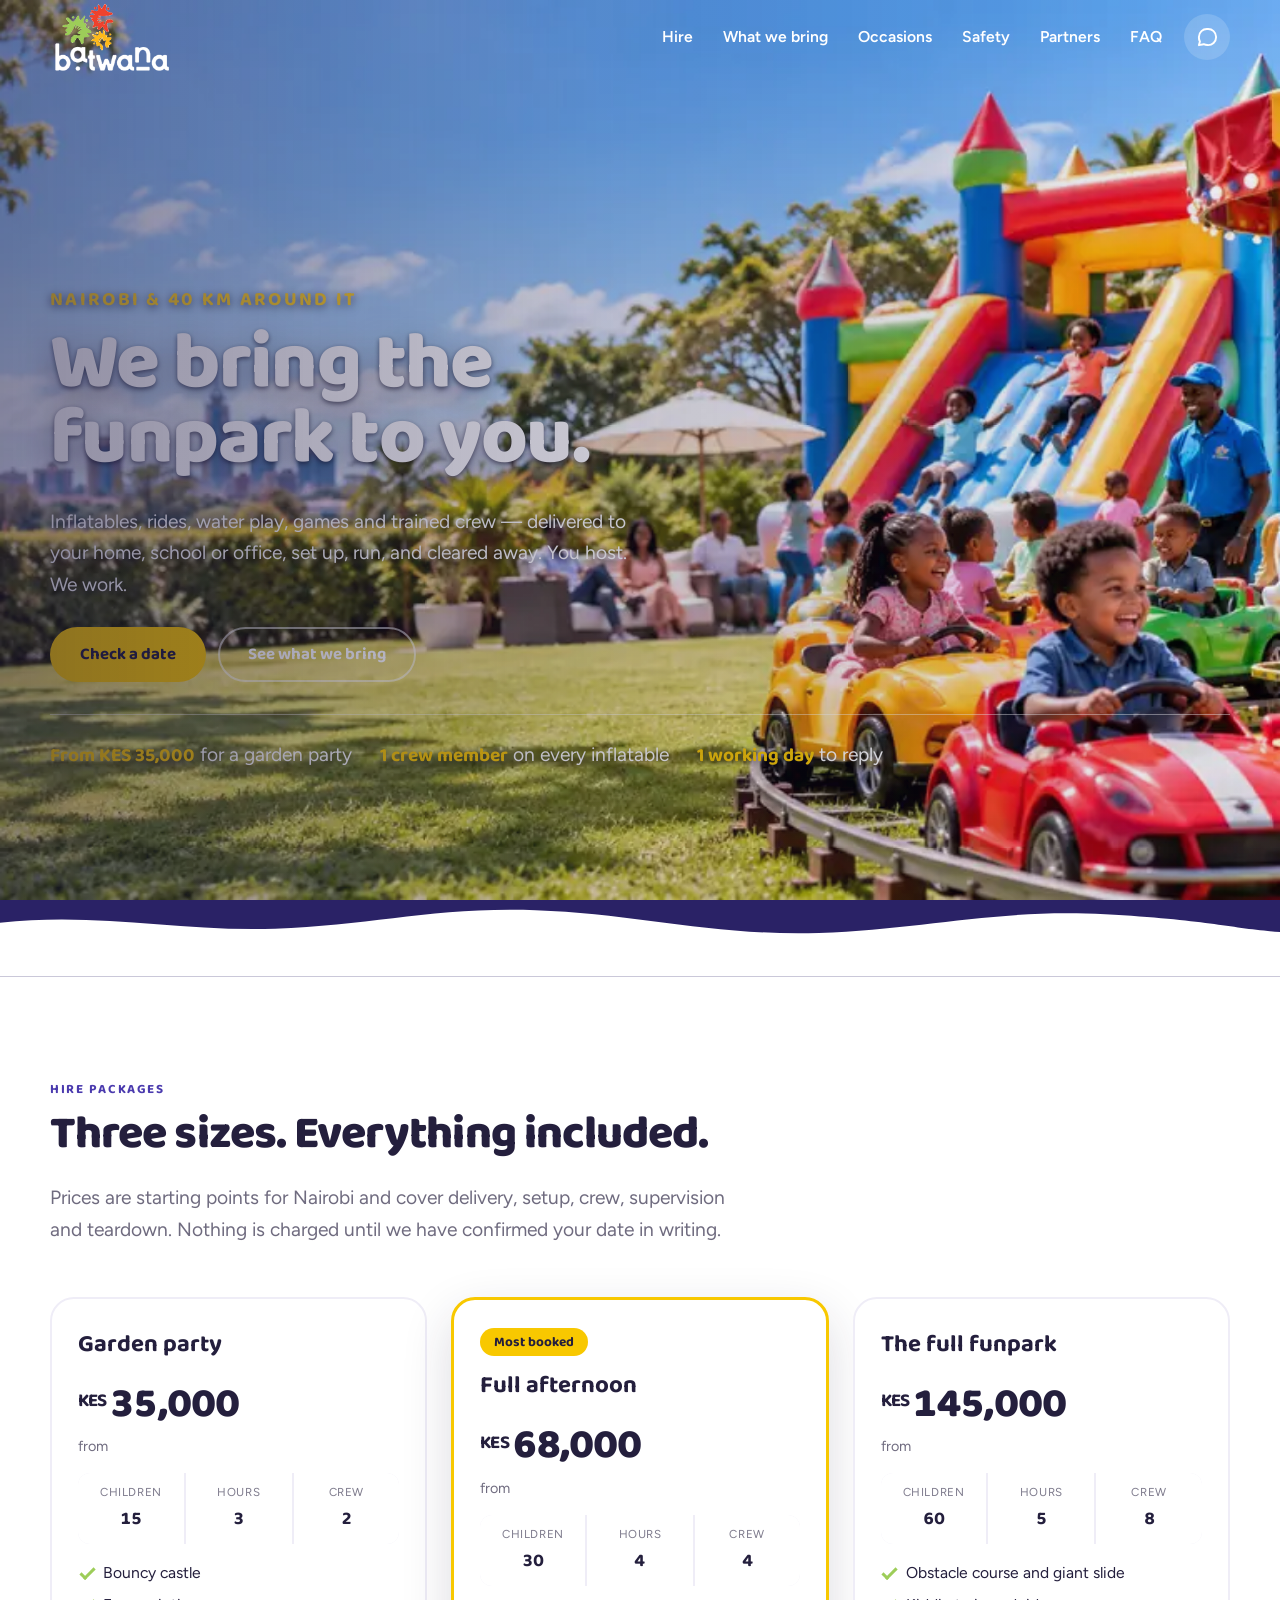
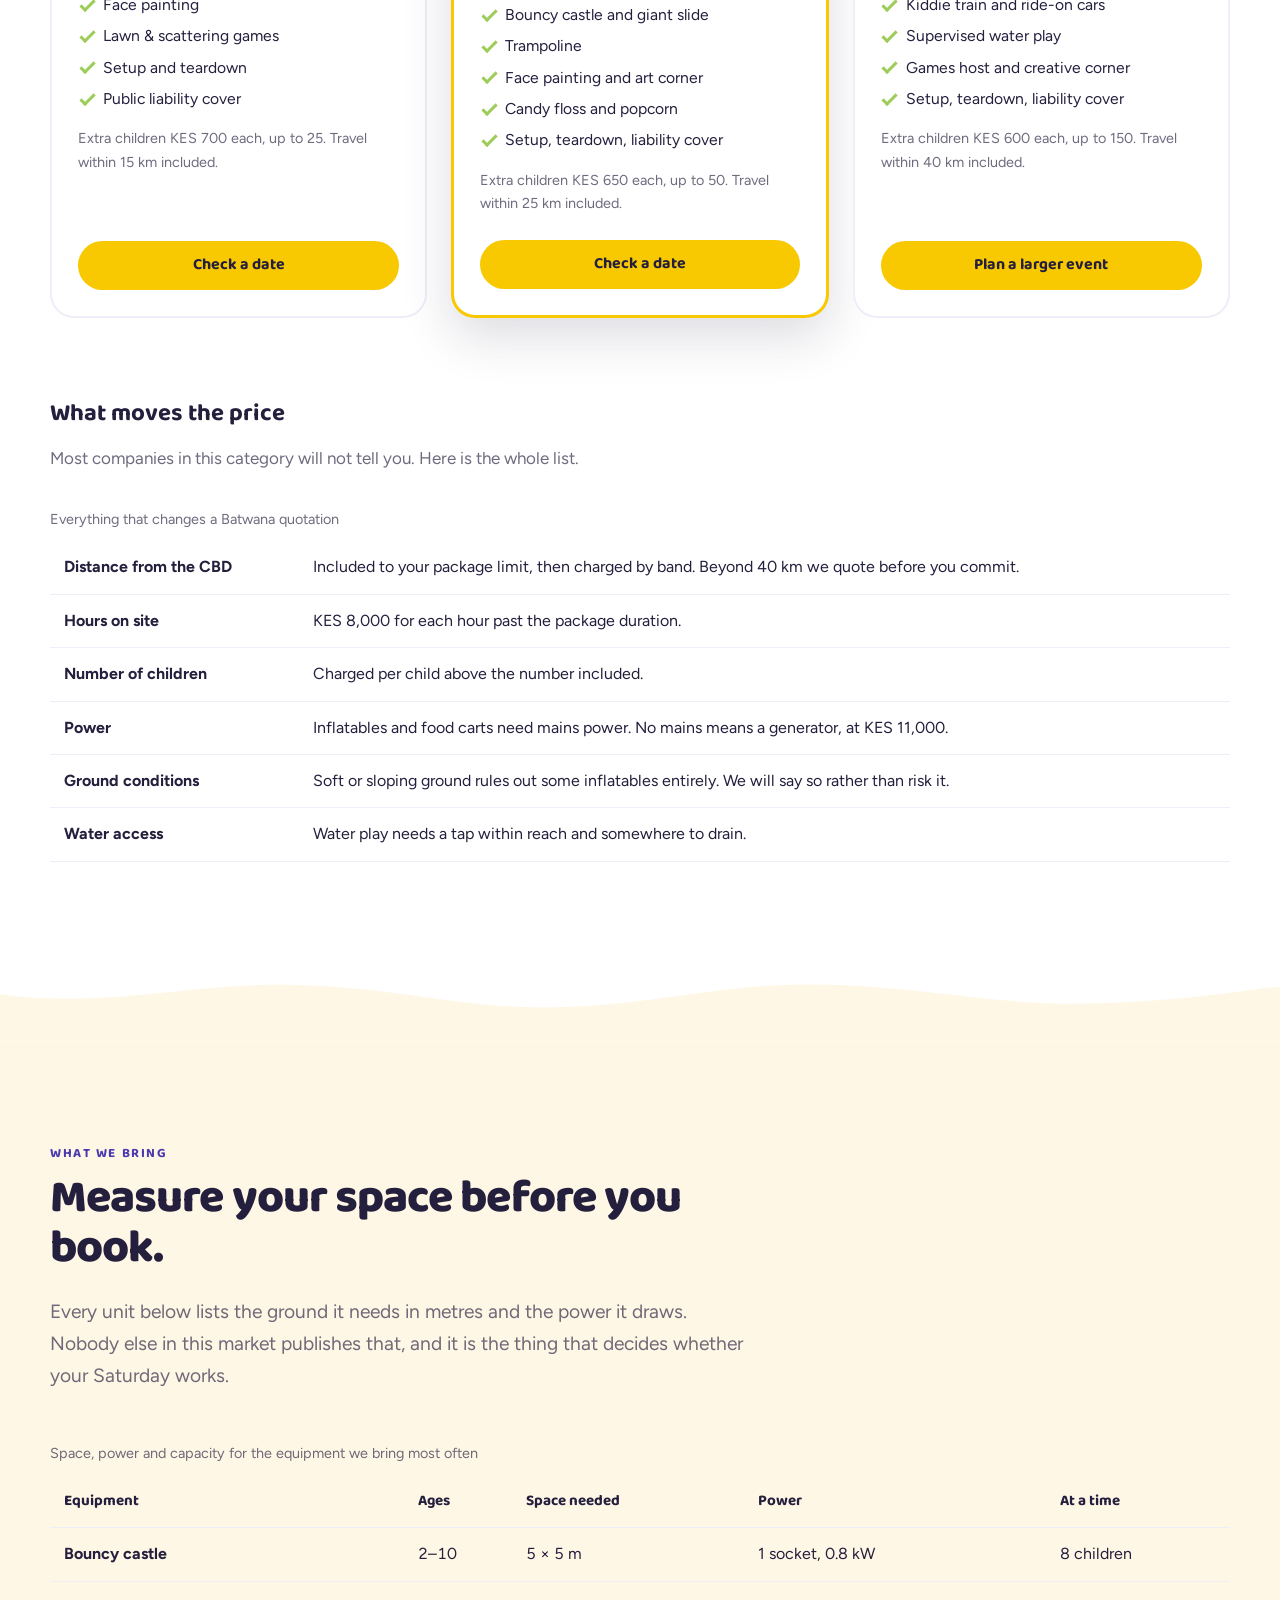
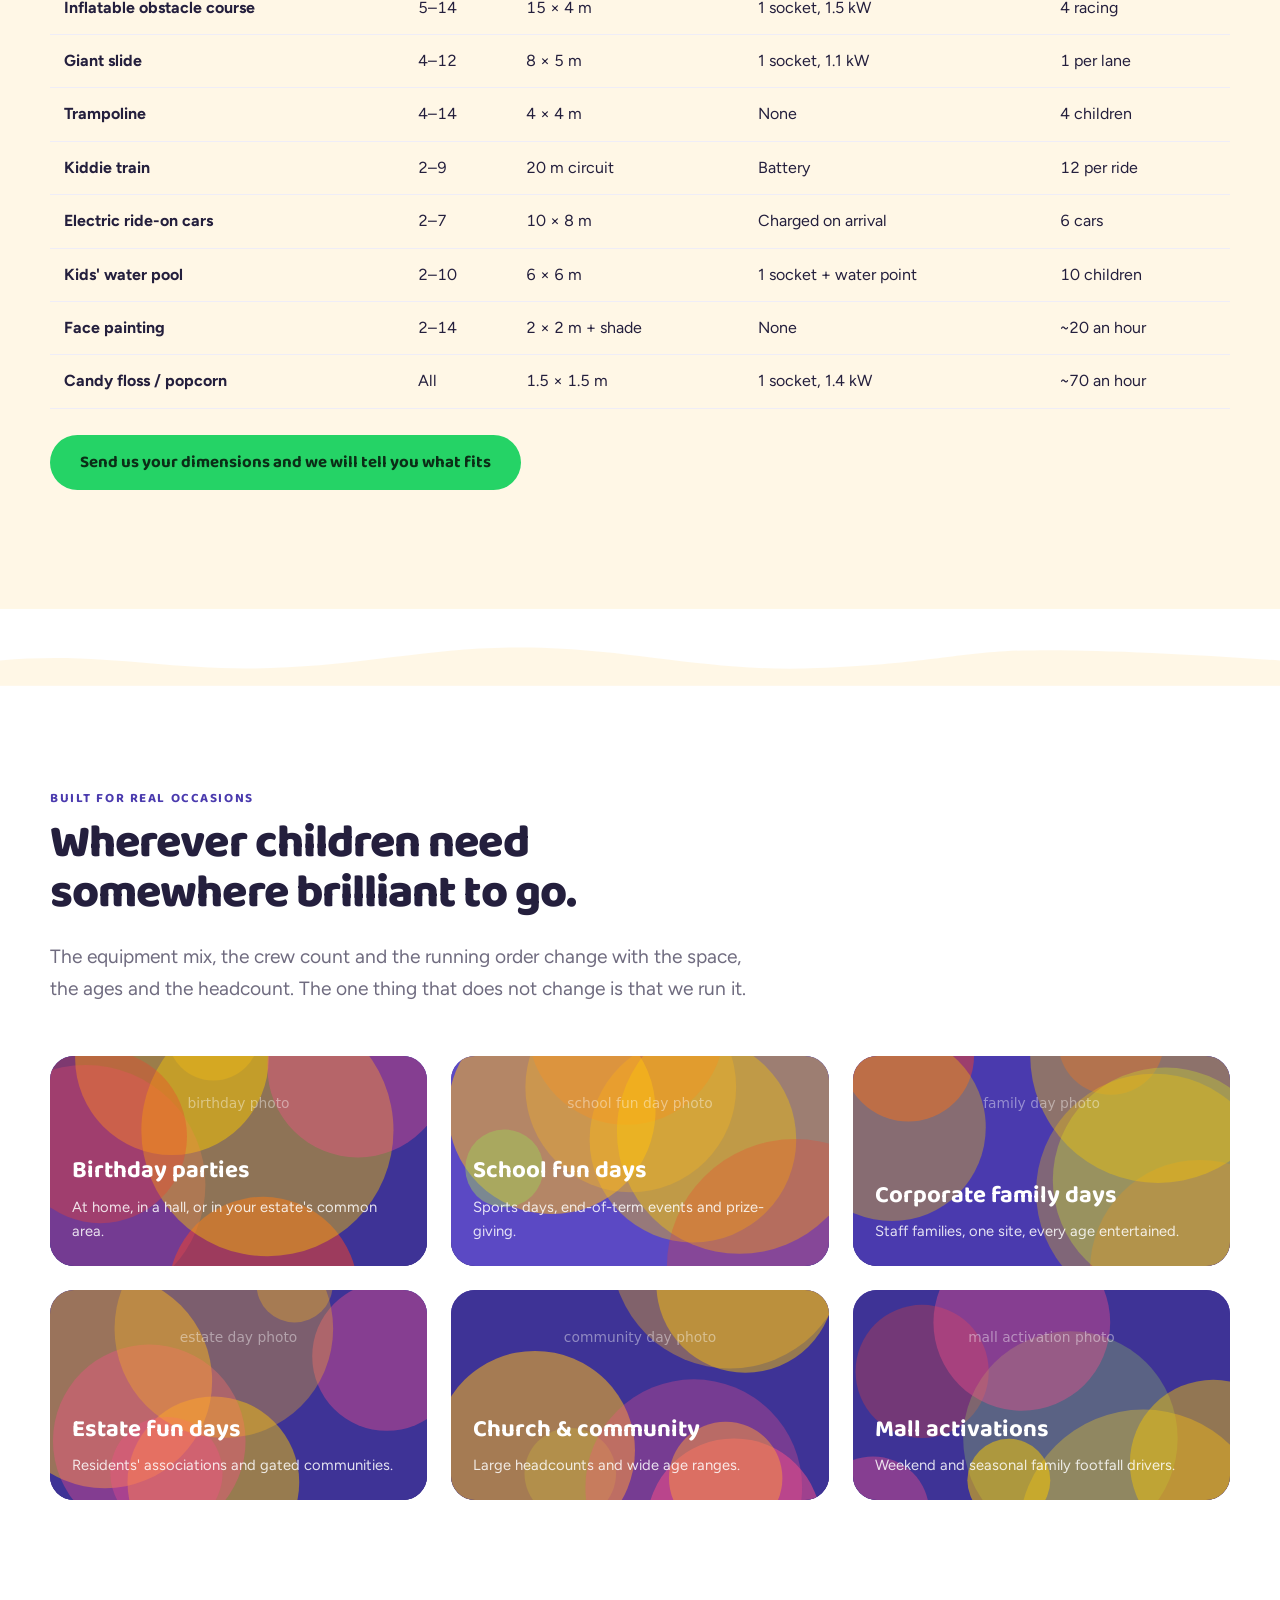
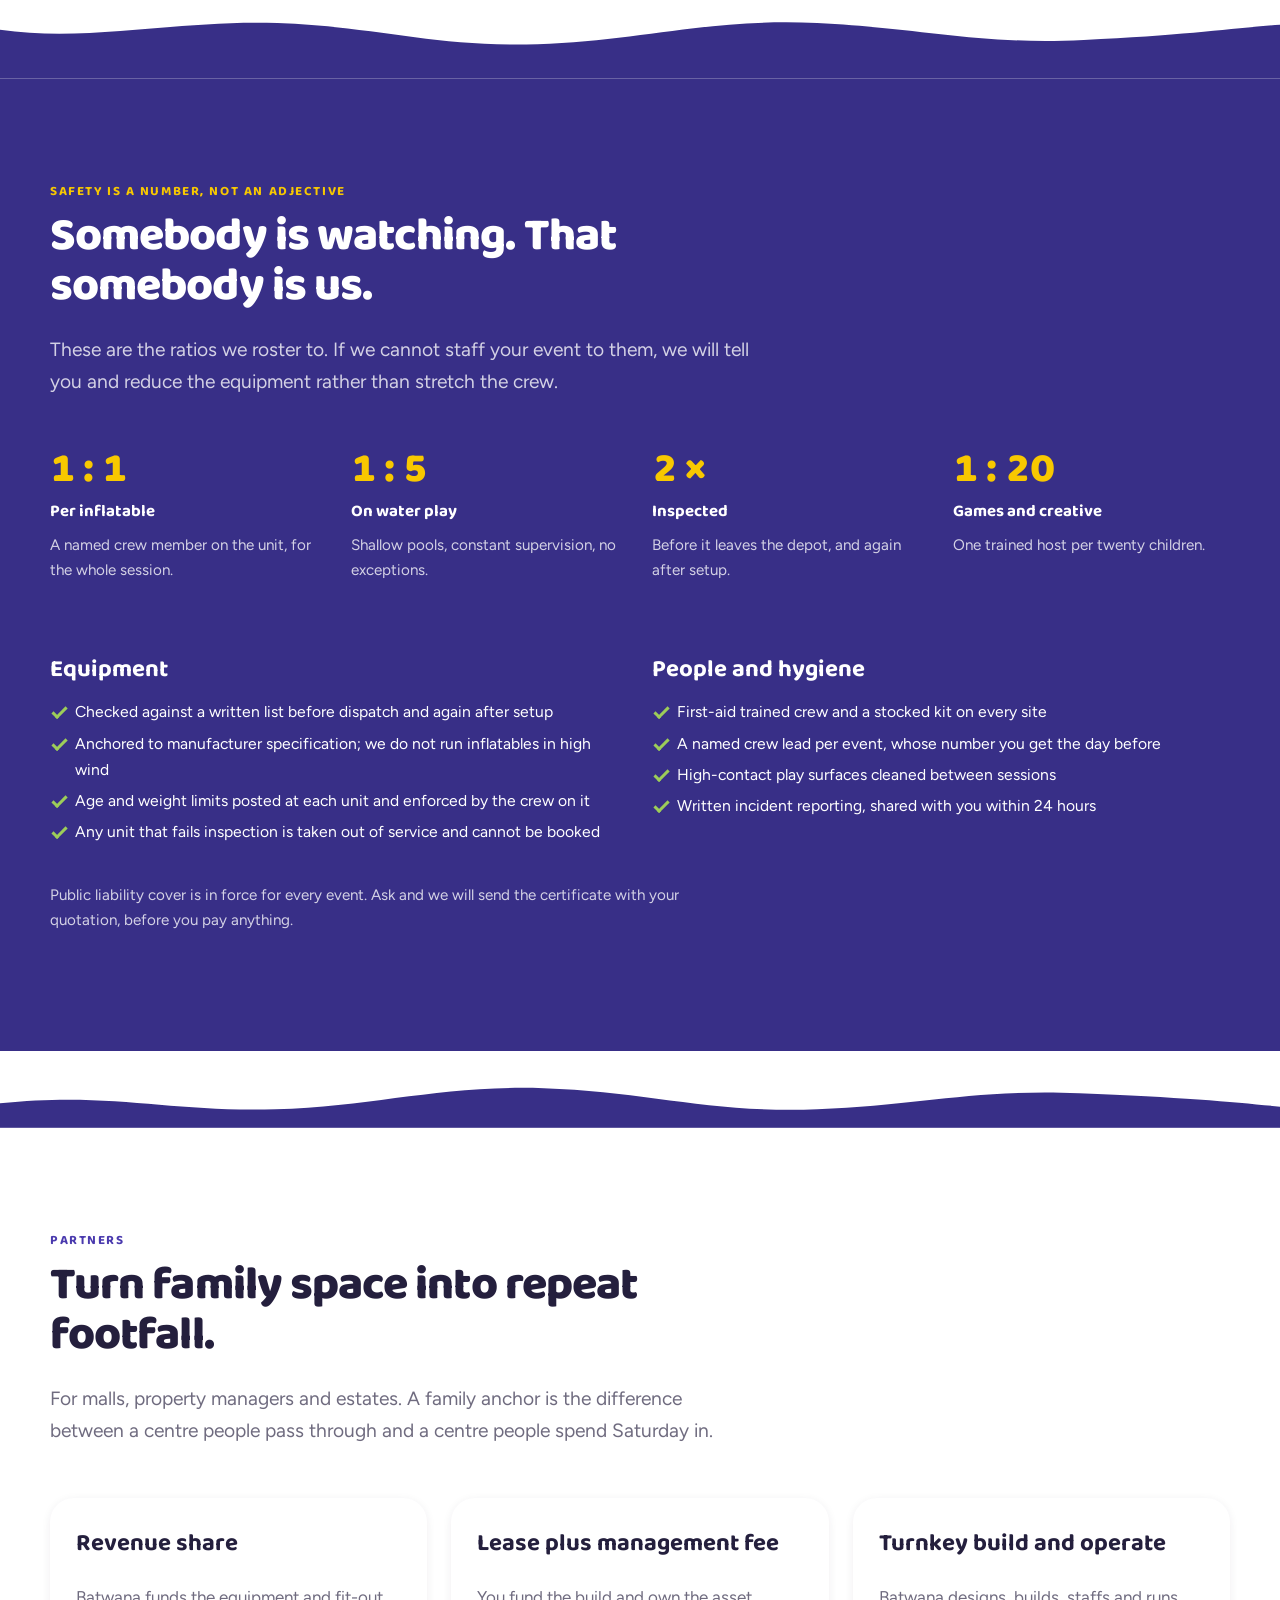
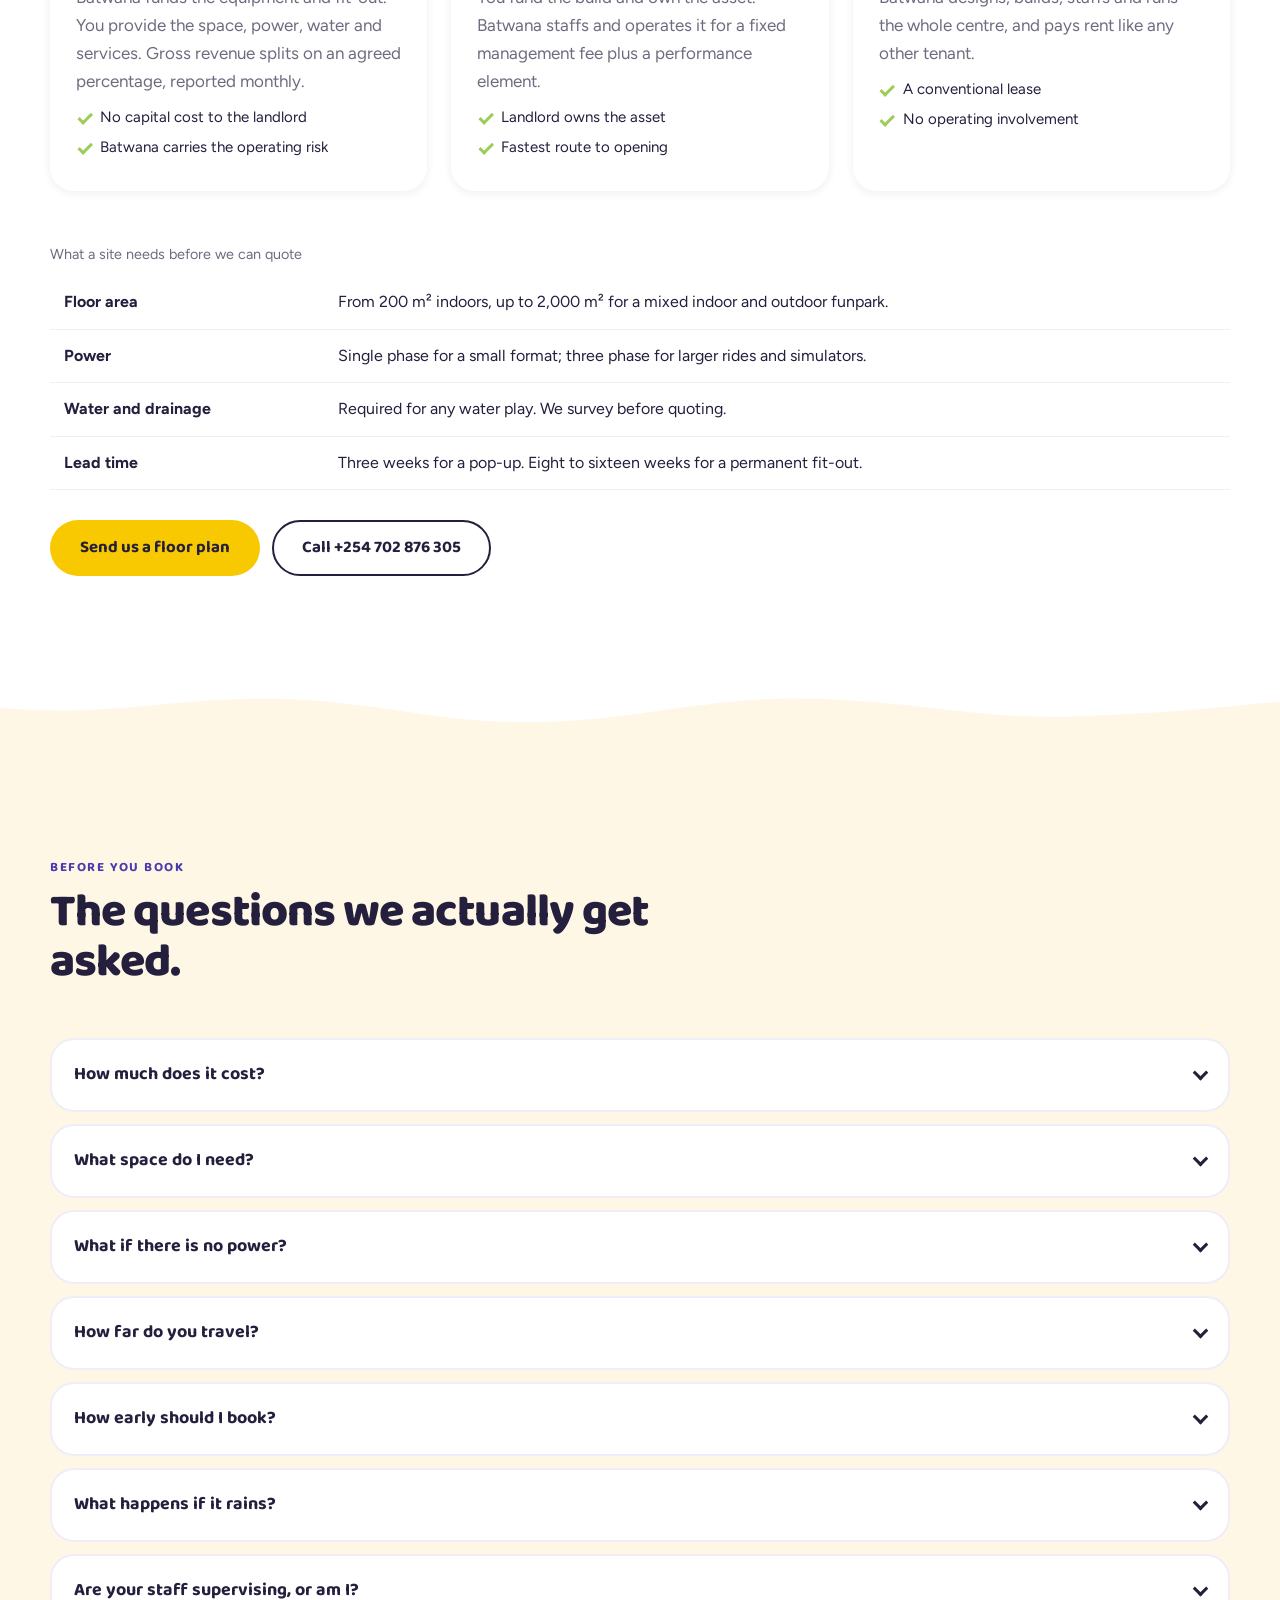
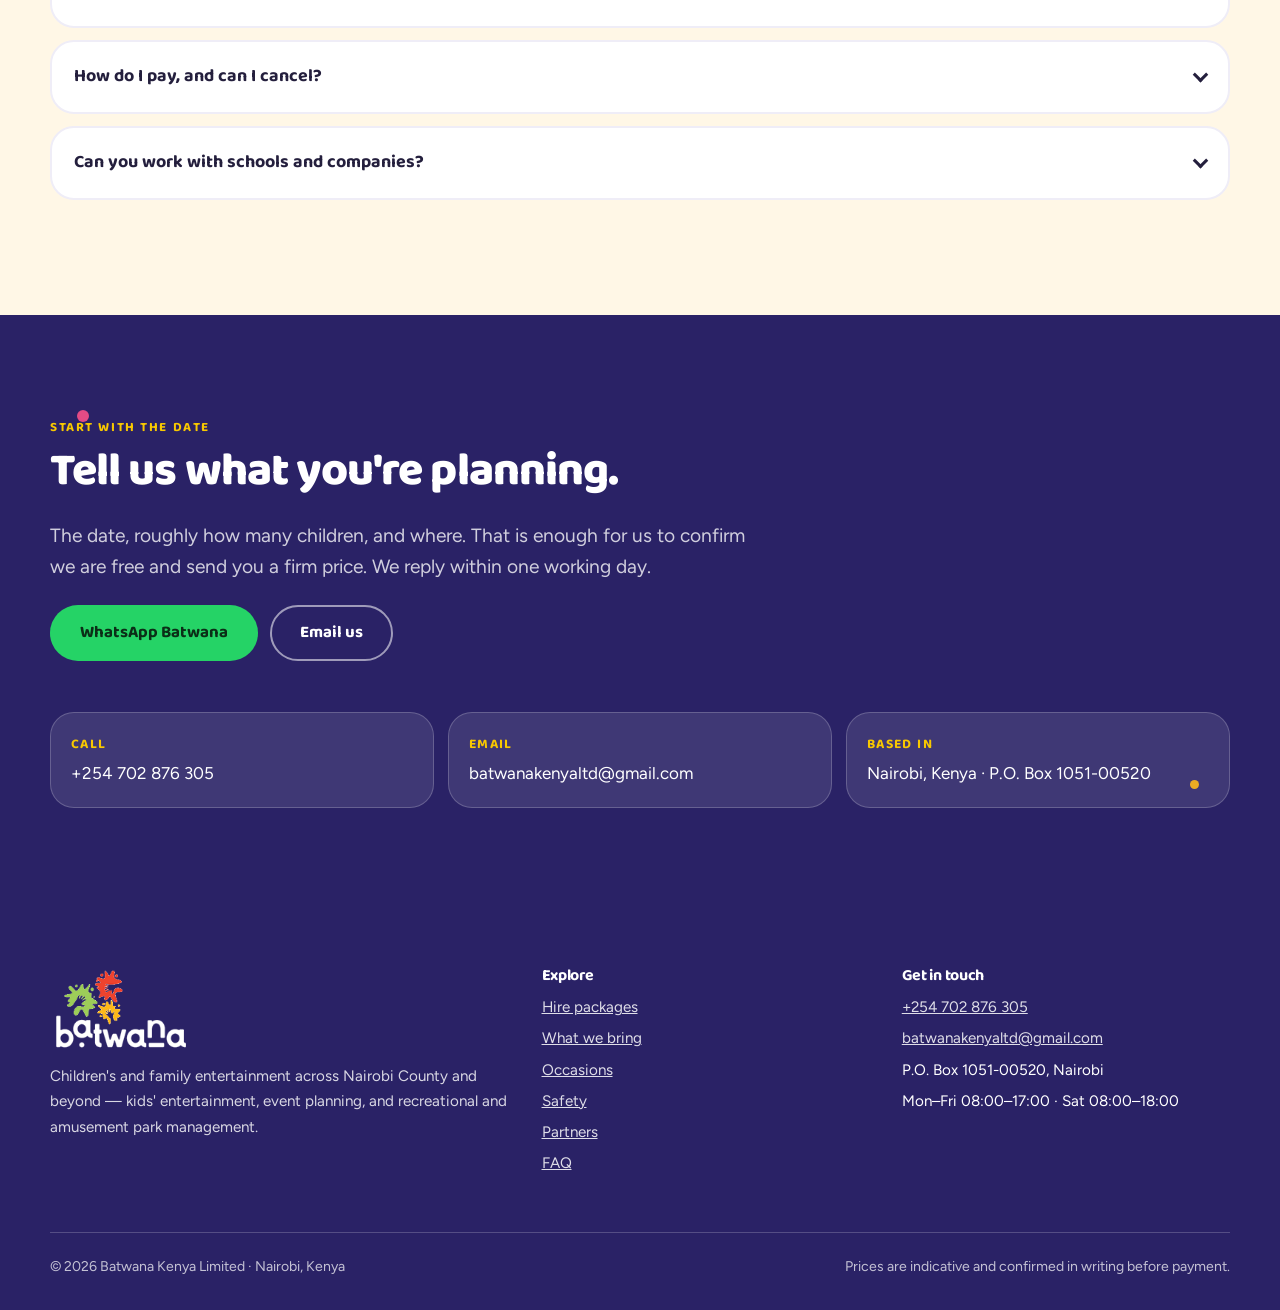
<file: index.html>
<!doctype html>
<html lang="en-KE">
<head>
<meta charset="utf-8">
<meta name="viewport" content="width=device-width,initial-scale=1,viewport-fit=cover">

<title>Batwana — children's funparks, brought to you. Nairobi.</title>
<meta name="description" content="Batwana brings the funpark to you across Nairobi — inflatables, rides, water play, games and trained crew. Published supervision ratios, space and power for every unit, and prices from KES 35,000.">

<link rel="canonical" href="https://dansamuka.github.io/batwana-web/">
<meta name="theme-color" content="#2A2266">

<meta property="og:type" content="website">
<meta property="og:site_name" content="Batwana Kenya Limited">
<meta property="og:title" content="Batwana — children's funparks, brought to you.">
<meta property="og:description" content="Inflatables, rides, water play, games and trained crew, delivered and run at your venue across Nairobi.">
<meta property="og:url" content="https://dansamuka.github.io/batwana-web/">
<meta property="og:image" content="https://dansamuka.github.io/batwana-web/assets/og-image.png">
<meta property="og:image:width" content="1200">
<meta property="og:image:height" content="630">
<meta property="og:locale" content="en_KE">
<meta name="twitter:card" content="summary_large_image">

<link rel="icon" href="favicon.ico" sizes="any">
<link rel="icon" href="favicon.png" type="image/png" sizes="32x32">
<link rel="apple-touch-icon" href="assets/logo/icon-180.png">
<link rel="manifest" href="site.webmanifest">
<link rel="preload" as="image" href="assets/photos/hero-01.webp?v=crisp-final-20260905" type="image/webp">

<link rel="preconnect" href="https://fonts.googleapis.com">
<link rel="preconnect" href="https://fonts.gstatic.com" crossorigin>
<link rel="preload" as="style" href="https://fonts.googleapis.com/css2?family=Baloo+2:wght@700;800&family=Figtree:wght@400;600&display=swap">
<link rel="stylesheet" href="https://fonts.googleapis.com/css2?family=Baloo+2:wght@700;800&family=Figtree:wght@400;600&display=swap">

<script>
/* Connection tier, decided before paint. static = zero extra bytes. */
(function(){
  var c = navigator.connection || navigator.mozConnection || navigator.webkitConnection || {};
  var et = c.effectiveType || '4g';
  var tier =
    matchMedia('(prefers-reduced-motion: reduce)').matches ? 'static' :
    c.saveData                                              ? 'static' :
    /^(slow-2g|2g)$/.test(et)                               ? 'static' :
    et === '3g'                                             ? 'coarse' : 'full';
  if (!window.requestAnimationFrame || !document.createElement('canvas').getContext) tier = 'static';
  document.documentElement.setAttribute('data-tier', tier);
})();
</script>
<style>
/* ============================================================================
   BATWANA — design system
   Colour sampled from the logo PNG and the Funpark Proposal, not eyeballed.
   Contrast is measured; pink (3.37:1) and red (3.83:1) never carry small text.
   ========================================================================= */
:root{
  --indigo-900:#2A2266; --indigo-700:#382F87; --indigo-500:#4A3AAE;
  --yellow:#F8C800;     --yellow-deep:#DDB000; --pink:#F85088;
  --green:#9DCD59;      --red:#EE432E;         --amber:#FEB91B;
  --ink:#241F3D;        --paper:#fff;          --cream:#FFF7E6; --mist:#EFEDF7;

  --display:"Baloo 2",ui-rounded,system-ui,sans-serif;
  --body:Figtree,system-ui,-apple-system,"Segoe UI",sans-serif;

  --fs-hero:clamp(2.6rem,1.3rem + 5.6vw,5rem);
  --fs-h2:clamp(1.75rem,1.15rem + 2.5vw,2.9rem);
  --fs-h3:clamp(1.2rem,1.08rem + .55vw,1.5rem);
  --fs-lead:clamp(1.05rem,1rem + .3vw,1.2rem);
  --fs-fig:clamp(1.8rem,1.3rem + 2vw,2.6rem);

  --max:1180px; --gutter:clamp(20px,5vw,40px);
  --band:clamp(64px,8vw,120px);
  --r-card:24px; --r-media:32px; --r-input:12px; --r-pill:999px;
  --shadow-1:0 2px 10px rgba(36,31,61,.07);
  --shadow-2:0 18px 50px rgba(36,31,61,.16);
  --ease:cubic-bezier(.2,0,.2,1);
  --ease-splat:cubic-bezier(.34,1.4,.64,1);
  --header-h:74px;
}

*,*::before,*::after{box-sizing:border-box}
html{scroll-behavior:smooth;scroll-padding-top:calc(var(--header-h) + 16px)}
body{
  margin:0;color:var(--ink);background:var(--paper);
  font-family:var(--body);font-size:1.0625rem;line-height:1.65;
  -webkit-font-smoothing:antialiased;overflow-x:hidden;
}
img,svg{max-width:100%;height:auto;display:block}
a{color:inherit}
h1,h2{font-family:var(--display);font-weight:800;margin:0 0 .5em;letter-spacing:-.02em}
h3{font-family:var(--display);font-weight:700;font-size:var(--fs-h3);margin:0 0 .4em}
h4{font-family:var(--body);font-weight:600;font-size:1.05rem;margin:0 0 .3em}
h2{font-size:var(--fs-h2);line-height:1.08}
p{margin:0 0 1rem;max-width:66ch}
ul{margin:0 0 1rem;padding-left:1.15em}
li{margin-bottom:.4em}

/* Visible, branded focus. Works on light and dark surfaces alike. */
:focus-visible{outline:3px solid var(--yellow);outline-offset:2px;border-radius:6px}

.wrap{width:min(var(--max),calc(100% - 40px));margin-inline:auto}
.band{padding-block:var(--band);position:relative}
.band--dark{background:var(--indigo-700);color:#fff}
.band--deep{background:var(--indigo-900);color:#fff}
.band--cream{background:var(--cream)}
.band__head{max-width:44rem;margin-bottom:clamp(32px,4vw,56px)}
.eyebrow{
  font-family:var(--display);font-weight:700;font-size:.82rem;letter-spacing:.12em;
  text-transform:uppercase;color:var(--indigo-500);margin:0 0 .6em
}
.band--dark .eyebrow,.band--deep .eyebrow{color:var(--yellow)}
.lead{font-size:var(--fs-lead)}
.muted{color:color-mix(in srgb,var(--ink) 66%,transparent)}
.band--dark .muted,.band--deep .muted{color:rgba(255,255,255,.78)}
.grid{display:grid;gap:clamp(16px,2vw,24px)}
@media(min-width:700px){.g2{grid-template-columns:repeat(2,1fr)}.g3{grid-template-columns:repeat(3,1fr)}}
@media(min-width:1000px){.g4{grid-template-columns:repeat(4,1fr)}.g6{grid-template-columns:repeat(3,1fr)}}
@media(min-width:700px) and (max-width:999px){.g4,.g6{grid-template-columns:repeat(2,1fr)}}

/* ---------- skip link ---------- */
.skip{
  position:absolute;left:16px;top:-80px;z-index:300;background:var(--yellow);color:var(--ink);
  padding:12px 22px;border-radius:var(--r-pill);font-family:var(--display);font-weight:700;
  text-decoration:none;transition:top .18s var(--ease)
}
.skip:focus{top:16px}
.sr{position:absolute!important;width:1px;height:1px;padding:0;margin:-1px;overflow:hidden;clip:rect(0 0 0 0);white-space:nowrap}


/* ==========================================================================
   SCROLL ACT — a sticky stage over a tall track, scrubbing an image sequence.
   Replaces the static hero on 'coarse' and 'full'. On 'static' (reduced
   motion, save-data, 2G, no rAF/canvas) the act never renders and the plain
   hero below is used instead, so nobody on a bad connection pays for it.
   ========================================================================== */
.act{display:none!important}

.act__track{position:relative;height:300vh}
@media(max-width:820px){.act__track{height:240vh}}
.act__stage{position:sticky;top:0;height:100svh;overflow:hidden;background:var(--indigo-900)}
.act__canvas,.act__still{position:absolute;inset:0;width:100%;height:100%;object-fit:cover}
.act__canvas{opacity:0;transition:opacity .35s var(--ease)}
.act__canvas[data-live]{opacity:1}
.act__still{filter:blur(18px) saturate(1.05);transform:scale(1.06)}

.act__overlay{position:absolute;inset:0;pointer-events:none}
.beat{position:absolute;inset:0;display:flex;padding:calc(var(--header-h) + 24px) var(--gutter) 96px;
      opacity:0;transition:opacity .1s ease-out;will-change:opacity}
.beat::before{content:"";position:absolute;inset:0;pointer-events:none;transition:opacity .3s var(--ease)}
.beat--1::before,.beat--2::before{background:linear-gradient(90deg,rgba(255,255,255,.62) 0%,rgba(255,255,255,.34) 38%,rgba(255,255,255,0) 68%)}
.beat--2::before{background:radial-gradient(ellipse 70% 55% at 50% 50%,rgba(255,255,255,.60),rgba(255,255,255,0) 72%)}
.beat--3::before{background:linear-gradient(90deg,rgba(29,26,64,.72) 0%,rgba(29,26,64,.40) 42%,rgba(29,26,64,0) 72%)}
.beat__inner{position:relative}
.beat--1{align-items:center;justify-content:flex-start}
.beat--2{align-items:center;justify-content:center;text-align:center}
.beat--3{align-items:center;justify-content:flex-start}
@media(min-width:1000px){
  .beat--1,.beat--3{padding-left:clamp(40px,7vw,128px);padding-right:clamp(40px,7vw,128px)}
}
.beat__inner{max-width:min(900px,92vw)}
.beat--2 .beat__inner{max-width:min(980px,92vw)}

/* Children rise as their beat becomes legible. */
.st{opacity:0;transform:translateY(24px);transition:opacity .8s cubic-bezier(.16,1,.3,1),transform .8s cubic-bezier(.16,1,.3,1)}
.beat[data-on] .st{opacity:1;transform:none}

.beat h2{font-size:clamp(2.1rem,5.2vw,4.9rem);line-height:1.06;letter-spacing:-.025em;margin:0 0 .35em;font-weight:800}
.beat--2 h2{font-size:clamp(1.6rem,4.2vw,3.6rem);font-weight:700;line-height:1.22;letter-spacing:-.015em}
.beat p.sub{font-size:clamp(.95rem,1.1vw,1.15rem);letter-spacing:.22em;text-transform:uppercase;margin:0;font-weight:600}
.beat .btnrow{margin-top:30px;pointer-events:auto}
.beat--dark h2,.beat--dark .sub{color:var(--ink)}
.beat--dark .sub{color:color-mix(in srgb,var(--ink) 74%,transparent)}
.beat--light h2{color:#fff;text-shadow:0 2px 26px rgba(20,16,44,.55)}
.beat--light .sub{color:rgba(255,255,255,.82)}
.act__strip{display:flex;flex-wrap:wrap;gap:8px 26px;margin-top:26px;padding:20px 0 0;font-size:.95rem;
  border-top:1px solid rgba(255,255,255,.34);color:#fff;max-width:none;text-shadow:0 1px 12px rgba(20,16,44,.85)}
.act__strip b{font-family:var(--display);font-weight:700;color:var(--yellow)}

/* Scroll hint, fades out as soon as the reader moves. */
.act__hint{position:absolute;left:50%;bottom:26px;transform:translateX(-50%);display:flex;flex-direction:column;
  align-items:center;gap:8px;font-size:.72rem;letter-spacing:.24em;text-transform:uppercase;font-weight:600;
  color:var(--ink);opacity:.75;transition:opacity .4s var(--ease),color .5s var(--ease)}
.act__hint[data-gone]{opacity:0}
.act__hint span{display:block;width:1px;height:34px;background:currentColor;transform-origin:top;
  animation:hintdrop 1.9s var(--ease) infinite}
@keyframes hintdrop{0%{transform:scaleY(0);opacity:0}45%{transform:scaleY(1);opacity:1}100%{transform:scaleY(1);opacity:0}}

/* Progress rail — the only chrome that tells you how long the act is. */
.act__rail{position:absolute;right:clamp(16px,3vw,34px);top:50%;transform:translateY(-50%);
  width:2px;height:min(34vh,240px);background:rgba(36,31,61,.22);border-radius:2px;overflow:hidden}
.act__rail i{display:block;width:100%;background:var(--yellow);height:0%;border-radius:2px}
@media(max-width:820px){.act__rail{display:none}}

/* Header behaviour during the act: no solid bar, colour flips with the light. */
.hdr--onact{background:transparent!important;box-shadow:none!important}
.hdr--ink .links a,.hdr--ink .iconbtn{color:var(--ink)}
.hdr--ink .iconbtn{background:rgba(36,31,61,.12)}
.hdr--ink .iconbtn:hover{background:rgba(36,31,61,.22)}
.brand{position:relative}
.brand img{transition:opacity .5s var(--ease)}
.brand .brand--ink{position:absolute;inset:0;opacity:0}
.hdr--ink .brand .brand--rev{opacity:0}
.hdr--ink .brand .brand--ink{opacity:1}

/* ---------- header ---------- */
.hdr{
  position:fixed;inset:0 0 auto;z-index:100;min-height:var(--header-h);
  display:flex;align-items:center;
  transition:background .24s var(--ease),box-shadow .24s var(--ease)
}
.hdr.stuck{background:var(--indigo-900);box-shadow:var(--shadow-2)}
.hdr .wrap{display:flex;align-items:center;gap:20px}
.brand{display:flex;align-items:center;flex:0 0 auto;text-decoration:none}
.brand img{width:124px;height:auto}
.links{display:none;margin-left:auto;gap:26px;align-items:center}
@media(min-width:1000px){.links{display:flex}}
.links a{color:#fff;text-decoration:none;font-weight:600;font-size:.98rem;padding:12px 2px;display:inline-flex;align-items:center;min-height:44px}
.links a:hover{text-decoration:underline;text-decoration-color:var(--yellow);text-decoration-thickness:3px;text-underline-offset:7px}
.hdr-cta{margin-left:auto;display:flex;align-items:center;gap:10px}
@media(min-width:1000px){.hdr-cta{margin-left:0}}
.iconbtn{
  display:inline-flex;align-items:center;justify-content:center;width:46px;height:46px;
  border-radius:50%;border:0;background:rgba(255,255,255,.16);color:#fff;cursor:pointer
}
.iconbtn:hover{background:rgba(255,255,255,.3)}
.burger{display:inline-flex}
@media(min-width:1000px){.burger{display:none}}

/* ---------- buttons ---------- */
.btn{
  display:inline-flex;align-items:center;justify-content:center;gap:9px;
  min-height:50px;padding:12px 28px;border:2px solid transparent;border-radius:var(--r-pill);
  background:var(--yellow);color:var(--ink);            /* 9.9:1 — the only button pairing */
  font-family:var(--display);font-weight:700;font-size:1.05rem;
  text-decoration:none;cursor:pointer;position:relative;overflow:hidden;
  transition:background .18s var(--ease),transform .18s var(--ease)
}
.btn:hover{background:var(--yellow-deep)}
.btn:active{transform:translateY(1px)}
.btn--ghost{background:transparent;color:var(--ink);border-color:currentColor}
.btn--ghost:hover{background:var(--mist)}
.band--dark .btn--ghost,.band--deep .btn--ghost,.hero .btn--ghost{color:#fff;border-color:rgba(255,255,255,.55)}
.band--dark .btn--ghost:hover,.band--deep .btn--ghost:hover,.hero .btn--ghost:hover{background:rgba(255,255,255,.14)}
.btn--wa{background:#25D366;color:#0B2E17}
.btn--wa:hover{background:#1FBA59}
.btn--sm{min-height:44px;padding:9px 20px;font-size:1rem}
.btnrow{display:flex;flex-wrap:wrap;gap:12px}
.btn .ink{position:absolute;border-radius:50%;transform:translate(-50%,-50%) scale(0);background:var(--yellow-deep);opacity:.5;pointer-events:none;animation:drop .3s var(--ease-splat) forwards}
@keyframes drop{to{transform:translate(-50%,-50%) scale(1);opacity:0}}

/* ---------- mobile drawer ---------- */
.drawer{position:fixed;inset:0;z-index:200;display:none}
.drawer[data-open]{display:block}
.drawer__bg{position:absolute;inset:0;background:rgba(36,31,61,.65)}
.drawer__panel{
  position:absolute;inset:0 0 0 auto;width:min(86vw,360px);background:var(--indigo-900);color:#fff;
  padding:18px;display:flex;flex-direction:column;overflow-y:auto;
  transform:translateX(100%);animation:slide .24s var(--ease) forwards
}
@keyframes slide{to{transform:translateX(0)}}
.drawer__top{display:flex;justify-content:space-between;align-items:center;margin-bottom:20px}
.drawer nav{flex:1}
.drawer nav a{display:block;padding:14px 0;color:#fff;text-decoration:none;font-size:1.15rem;font-weight:600;border-bottom:1px solid rgba(255,255,255,.18)}
.drawer__foot{display:grid;gap:10px;padding-top:20px}

/* ---------- splat system ---------- */
/* A divider paints the INCOMING section's shape over the OUTGOING section's
   colour. Set both, or the shape matches the page and vanishes. */
.divider{display:block;width:100%;height:clamp(48px,6vw,104px);line-height:0}
.divider svg{width:100%;height:100%;display:block}
.to-paper{color:var(--paper)} .to-cream{color:var(--cream)}
.to-dark{color:var(--indigo-700)} .to-deep{color:var(--indigo-900)}
.from-paper{background:var(--paper)} .from-cream{background:var(--cream)}
.from-dark{background:var(--indigo-700)} .from-deep{background:var(--indigo-900)}
.flip{transform:scaleY(-1)}
.confetti{position:absolute;inset:0;pointer-events:none;overflow:hidden}
.confetti i{position:absolute;display:block;width:var(--d,10px);height:var(--d,10px);border-radius:50%;background:var(--c);opacity:.9}
.splat-media{border-radius:var(--r-media);overflow:hidden;background:var(--indigo-500)}
@supports(clip-path:url("#m1")){
  .sm1{clip-path:url("#m1");border-radius:0}
  .sm2{clip-path:url("#m2");border-radius:0}
  .sm3{clip-path:url("#m3");border-radius:0}
}
.splat-media img{width:100%;aspect-ratio:4/3;object-fit:cover}

/* ---------- hero ---------- */
.hero{
  position:relative;display:flex;align-items:flex-end;
  min-height:100svh;padding-top:calc(var(--header-h) + 56px);padding-bottom:clamp(72px,9vw,112px);
  background:var(--indigo-900);color:#fff;overflow:hidden
}
.hero__bg{position:absolute;inset:0;background:var(--indigo-900)}
.hero__slide{
  position:absolute;inset:0;width:100%;height:100%;object-fit:cover;
  opacity:0;transform:scale(1.045);will-change:opacity,transform;
  animation:heroCrossfade 24s linear infinite
}
.hero__slide:nth-child(1){animation-delay:0s}
.hero__slide:nth-child(2){animation-delay:6s}
.hero__slide:nth-child(3){animation-delay:12s}
.hero__slide:nth-child(4){animation-delay:18s}
.hero__bg::after{
  content:"";position:absolute;inset:0;z-index:2;pointer-events:none;
  background:
    linear-gradient(90deg,rgba(28,23,66,.76) 0%,rgba(28,23,66,.56) 42%,rgba(28,23,66,.24) 76%,rgba(28,23,66,.18) 100%),
    linear-gradient(180deg,rgba(18,15,48,.18) 0%,rgba(18,15,48,.12) 54%,rgba(18,15,48,.42) 100%)
}
.hero .eyebrow{color:var(--yellow)}
.hero .confetti{display:none}
.hero h1{max-width:13ch;text-shadow:0 3px 28px rgba(20,16,44,.38)}
.hero p{color:rgba(255,255,255,.92);text-shadow:0 2px 18px rgba(20,16,44,.32)}
@keyframes heroCrossfade{
  0%{opacity:0;transform:scale(1.045)}
  4%{opacity:1}
  23%{opacity:1;transform:scale(1.005)}
  27%{opacity:0;transform:scale(1)}
  100%{opacity:0;transform:scale(1)}
}
@media(max-width:700px){
  .hero{min-height:100svh;padding-top:calc(var(--header-h) + 36px);padding-bottom:calc(104px + env(safe-area-inset-bottom))}
  .hero__slide{object-position:54% center}
  .hero__slide:nth-child(1){object-position:55% center}
  .hero__slide:nth-child(2){object-position:45% center}
  .hero__slide:nth-child(3){object-position:50% center}
  .hero__slide:nth-child(4){object-position:50% center}
  .hero__bg::after{
    background:
      linear-gradient(180deg,rgba(28,23,66,.28) 0%,rgba(28,23,66,.22) 28%,rgba(28,23,66,.52) 66%,rgba(28,23,66,.78) 100%),
      linear-gradient(90deg,rgba(28,23,66,.34),rgba(28,23,66,.10))
  }
  .hero h1{max-width:12ch}
  .hero p{max-width:34ch}
  .hero__strip{gap:7px 18px;margin-top:24px;padding-top:18px;font-size:.84rem}
}
@media(prefers-reduced-motion:reduce){
  .hero__slide{animation:none!important;opacity:0!important;transform:none!important}
  .hero__slide:first-child{opacity:1!important}
}
.hero .wrap{position:relative;z-index:1}
/* The single page-load moment, once per session. */
.hero.play h1,.hero.play>.wrap>p,.hero.play .btnrow,.hero.play .hero__strip{
  opacity:0;transform:translateY(14px);animation:rise .5s var(--ease-splat) forwards}
.hero.play>.wrap>p{animation-delay:.07s}
.hero.play .btnrow{animation-delay:.14s}
.hero.play .hero__strip{animation-delay:.21s}
@keyframes rise{to{opacity:1;transform:none}}
.hero h1{font-size:var(--fs-hero);line-height:.94;max-width:15ch;margin-bottom:.35em}
.hero p{font-size:var(--fs-lead);max-width:50ch;color:rgba(255,255,255,.85)}
@keyframes landing{to{opacity:1;transform:none}}
.hero__strip{
  display:flex;flex-wrap:wrap;gap:10px 28px;margin-top:32px;padding-top:24px;max-width:none!important;
  border-top:1px solid rgba(255,255,255,.22);font-size:.95rem;color:rgba(255,255,255,.85)
}
.hero__strip b{font-family:var(--display);font-weight:700;color:var(--yellow)}

/* ---------- cards ---------- */
.card{
  background:#fff;border-radius:var(--r-card);padding:26px;
  box-shadow:var(--shadow-1);display:flex;flex-direction:column;gap:10px
}
.band--cream .card{box-shadow:var(--shadow-1)}
.band--dark .card,.band--deep .card{background:var(--indigo-500);color:#fff;box-shadow:none}
.card p{margin:0}
.card__foot{margin-top:auto;padding-top:14px}

/* package card */
.pkg{border:2px solid var(--mist);box-shadow:none;background:#fff}
.pkg--star{border-color:var(--yellow);border-width:3px;box-shadow:var(--shadow-2)}
.tag{display:inline-block;padding:3px 14px;border-radius:var(--r-pill);background:var(--yellow);color:var(--ink);font-family:var(--display);font-weight:700;font-size:.85rem}
.price{font-family:var(--display);font-weight:800;font-size:var(--fs-fig);line-height:1;letter-spacing:-.02em;font-variant-numeric:tabular-nums;margin:0}
.price .cur{font-size:.45em;vertical-align:.5em;margin-right:.15em;font-weight:700}
.price-note{font-size:.9rem;margin:.35em 0 0}
/* the spec strip — the transparency that nobody else in the category publishes */
.spec{display:grid;grid-template-columns:repeat(3,1fr);gap:2px;background:var(--mist);border-radius:var(--r-input);overflow:hidden;margin:4px 0 6px}
.spec div{background:#fff;padding:10px 8px;text-align:center}
.spec dt{font-size:.72rem;letter-spacing:.05em;text-transform:uppercase;color:color-mix(in srgb,var(--ink) 60%,transparent);margin:0}
.spec dd{margin:2px 0 0;font-family:var(--display);font-weight:700;font-size:1.15rem;font-variant-numeric:tabular-nums}
.ticks{list-style:none;padding:0;margin:0;font-size:.98rem}
.ticks li{position:relative;padding-left:1.6em;margin-bottom:.35em}
.ticks li::before{content:"";position:absolute;left:.1em;top:.5em;width:.95em;height:.5em;border-left:3px solid var(--green);border-bottom:3px solid var(--green);transform:rotate(-45deg)}

/* figure / stat */
.fig{font-family:var(--display);font-weight:800;font-size:var(--fs-fig);line-height:1;font-variant-numeric:tabular-nums;color:var(--yellow);margin:0 0 .2em}
.band--cream .fig,.band:not(.band--dark):not(.band--deep) .fig{color:var(--indigo-700)}

/* occasion tile */
.tile{
  position:relative;display:flex;flex-direction:column;justify-content:flex-end;
  min-height:210px;padding:22px;border-radius:var(--r-card);overflow:hidden;
  color:#fff;background:var(--indigo-500);text-decoration:none
}
.tile img{position:absolute;inset:0;width:100%;height:100%;object-fit:cover}
.tile::after{content:"";position:absolute;inset:0;background:linear-gradient(178deg,rgba(42,34,102,.18) 30%,rgba(42,34,102,.88))}
.tile>*{position:relative;z-index:1;margin:0}
.tile p{font-size:.92rem;color:rgba(255,255,255,.85);margin-top:4px}

/* tables */
.tbl{width:100%;border-collapse:collapse;font-size:1rem}
.tbl caption{text-align:left;font-size:.9rem;padding-bottom:10px;color:color-mix(in srgb,var(--ink) 66%,transparent)}
.tbl th,.tbl td{text-align:left;padding:13px 14px;border-bottom:1px solid var(--mist);vertical-align:top}
.tbl thead th{font-family:var(--display);font-weight:700;font-size:.95rem}
.tbl td.num{font-variant-numeric:tabular-nums;white-space:nowrap}
.band--dark .tbl th,.band--dark .tbl td,.band--deep .tbl th,.band--deep .tbl td{border-color:rgba(255,255,255,.2)}
.scroller{overflow-x:auto;-webkit-overflow-scrolling:touch}
.scroller table{min-width:640px}

/* FAQ */
.faq details{border:2px solid var(--mist);border-radius:var(--r-card);padding:18px 22px;margin-bottom:12px;background:#fff}
.faq summary{
  font-family:var(--display);font-weight:700;font-size:1.12rem;cursor:pointer;list-style:none;
  display:flex;justify-content:space-between;align-items:center;gap:18px;min-height:34px
}
.faq summary::-webkit-details-marker{display:none}
.faq summary::after{content:"";flex:0 0 auto;width:11px;height:11px;border-right:3px solid currentColor;border-bottom:3px solid currentColor;transform:rotate(45deg) translate(-2px,-2px);transition:transform .18s var(--ease)}
.faq details[open] summary::after{transform:rotate(225deg) translate(-2px,-2px)}
.faq details p{margin:12px 0 0}

/* contact */
.contact-row{display:grid;gap:14px}
@media(min-width:700px){.contact-row{grid-template-columns:repeat(3,1fr)}}
.contact-row a,.contact-row div{
  display:block;padding:20px;border-radius:var(--r-card);background:rgba(255,255,255,.1);
  text-decoration:none;border:1px solid rgba(255,255,255,.2)
}
.contact-row a:hover{background:rgba(255,255,255,.2)}
.contact-row b{display:block;font-family:var(--display);font-size:.85rem;letter-spacing:.1em;text-transform:uppercase;color:var(--yellow);margin-bottom:4px}

/* footer */
.ftr{background:var(--indigo-900);color:#fff;padding:56px 0 32px;font-size:.95rem}
.ftr a{color:rgba(255,255,255,.85)}
.ftr-grid{display:grid;gap:32px}
@media(min-width:800px){.ftr-grid{grid-template-columns:1.4fr 1fr 1fr}}
.ftr ul{list-style:none;padding:0}
.ftr h2{font-family:var(--display);font-size:1rem;font-weight:700;margin-bottom:.7em}
.ftr-legal{margin-top:40px;padding-top:22px;border-top:1px solid rgba(255,255,255,.2);display:flex;flex-wrap:wrap;gap:14px;justify-content:space-between;color:rgba(255,255,255,.72);font-size:.88rem}

/* sticky mobile CTA */
.bar{
  position:fixed;left:0;right:0;bottom:0;z-index:90;display:grid;grid-template-columns:1fr 1fr;gap:10px;
  padding:10px 20px calc(10px + env(safe-area-inset-bottom));background:#fff;box-shadow:var(--shadow-2);
  transform:translateY(0);transition:transform .24s var(--ease)
}
.bar[data-hide]{transform:translateY(130%)}
@media(min-width:1000px){.bar{display:none}}
@media(max-width:999px){.ftr{padding-bottom:104px}}

/* The whole motion budget switches off here. scroll-behavior included —
   smooth scroll is a vestibular trigger and the original applied it always. */
@media(prefers-reduced-motion:reduce){
  html{scroll-behavior:auto}
  *,*::before,*::after{animation-duration:.01ms!important;animation-iteration-count:1!important;transition-duration:.01ms!important}
  }


/* FINAL HERO — original-resolution photography + localised text contrast */
.hero__slide{
  transform:none!important;
  filter:none!important;
  image-rendering:auto!important;
  backface-visibility:hidden;
  will-change:opacity!important;
  animation:heroCrossfade 24s linear infinite!important;
}
@keyframes heroCrossfade{
  0%{opacity:0;transform:none}
  2%{opacity:1;transform:none}
  23%{opacity:1;transform:none}
  25%{opacity:0;transform:none}
  100%{opacity:0;transform:none}
}
.hero__bg::after{
  background:
    radial-gradient(ellipse 72% 86% at 14% 70%,
      rgba(24,18,60,.78) 0%,
      rgba(24,18,60,.62) 30%,
      rgba(24,18,60,.34) 48%,
      rgba(24,18,60,.10) 66%,
      rgba(24,18,60,0) 82%),
    linear-gradient(180deg,rgba(15,12,39,.10) 0%,rgba(15,12,39,0) 34%,rgba(15,12,39,.04) 72%,rgba(15,12,39,.14) 100%)!important;
}
.hero h1{
  color:#fff!important;
  text-shadow:0 2px 5px rgba(10,8,28,.58),0 10px 34px rgba(20,16,44,.42)!important;
}
.hero .eyebrow{
  color:#FFD326!important;
  text-shadow:0 2px 10px rgba(10,8,28,.72)!important;
}
.hero>.wrap>p:not(.eyebrow):not(.hero__strip){
  color:rgba(255,255,255,.98)!important;
  text-shadow:0 2px 9px rgba(10,8,28,.78)!important;
}
.hero__strip{
  color:rgba(255,255,255,.96)!important;
  text-shadow:0 2px 8px rgba(10,8,28,.68)!important;
  border-top-color:rgba(255,255,255,.42)!important;
}
@media(max-width:700px){
  .hero__bg::after{
    background:
      linear-gradient(180deg,
        rgba(15,12,39,.04) 0%,
        rgba(15,12,39,.01) 38%,
        rgba(15,12,39,.10) 55%,
        rgba(15,12,39,.56) 73%,
        rgba(15,12,39,.88) 100%)!important;
  }
  .hero h1{ text-shadow:0 2px 4px rgba(10,8,28,.64),0 8px 24px rgba(10,8,28,.48)!important; }
  .hero>.wrap>p:not(.eyebrow):not(.hero__strip){ text-shadow:0 2px 8px rgba(10,8,28,.86)!important; }
}

</style>
<link rel="stylesheet" href="assets/hero-static-lock.css?v=20260906">
</head>
<body>

<a class="skip" href="#main">Skip to content</a>

<svg width="0" height="0" style="position:absolute" aria-hidden="true" focusable="false"><defs>
<clipPath id="m1" clipPathUnits="objectBoundingBox"><path d="M 0.94 0.42 C 0.96 0.53, 0.92 0.66, 0.84 0.74 C 0.76 0.83, 0.68 0.94, 0.57 0.97 C 0.45 1.00, 0.33 0.97, 0.23 0.90 C 0.13 0.83, 0.05 0.73, 0.02 0.61 C 0.00 0.49, 0.03 0.36, 0.10 0.26 C 0.17 0.15, 0.28 0.06, 0.40 0.03 C 0.52 0.00, 0.65 0.03, 0.76 0.09 C 0.86 0.16, 0.92 0.30, 0.94 0.42 Z"/></clipPath>
<clipPath id="m2" clipPathUnits="objectBoundingBox"><path d="M 0.97 0.48 C 0.98 0.61, 0.90 0.72, 0.81 0.81 C 0.71 0.90, 0.60 0.99, 0.48 0.98 C 0.36 0.97, 0.25 0.88, 0.16 0.79 C 0.07 0.69, 0.01 0.58, 0.02 0.45 C 0.03 0.33, 0.12 0.22, 0.22 0.13 C 0.32 0.05, 0.44 0.00, 0.57 0.02 C 0.69 0.05, 0.80 0.13, 0.88 0.23 C 0.95 0.32, 0.96 0.40, 0.97 0.48 Z"/></clipPath>
<clipPath id="m3" clipPathUnits="objectBoundingBox"><path d="M 0.95 0.36 C 0.99 0.48, 0.97 0.62, 0.90 0.73 C 0.82 0.85, 0.70 0.96, 0.57 0.98 C 0.44 0.99, 0.31 0.92, 0.21 0.83 C 0.10 0.74, 0.02 0.62, 0.02 0.49 C 0.02 0.36, 0.10 0.24, 0.20 0.15 C 0.31 0.06, 0.44 0.01, 0.57 0.02 C 0.71 0.04, 0.85 0.16, 0.95 0.36 Z"/></clipPath>
</defs></svg>

<header class="hdr" id="hdr">
  <div class="wrap">
    <a class="brand" href="#top" aria-label="Batwana — home">
      <img class="brand--rev" src="assets/logo/batwana-logo-reversed.png" width="124" height="73" alt="Batwana">
      <img class="brand--ink" src="assets/logo/batwana-logo.png" width="124" height="73" alt="" aria-hidden="true">
    </a>
    <nav class="links" aria-label="Main">
      <a href="#hire">Hire</a>
      <a href="#equipment">What we bring</a>
      <a href="#occasions">Occasions</a>
      <a href="#safety">Safety</a>
      <a href="#partners">Partners</a>
      <a href="#faq">FAQ</a>
    </nav>
    <div class="hdr-cta">
      <a class="iconbtn" href="https://wa.me/254702876305?text=Hi%20Batwana%2C%20I%27d%20like%20to%20check%20a%20date." target="_blank" rel="noopener" aria-label="Message Batwana on WhatsApp">
        <svg width="23" height="23" viewBox="0 0 24 24" fill="none" stroke="currentColor" stroke-width="2" stroke-linecap="round" stroke-linejoin="round" aria-hidden="true"><path d="M21 11.5a8.4 8.4 0 0 1-9 8.4 8.5 8.5 0 0 1-3.9-.9L3 20l1.1-3.9A8.4 8.4 0 0 1 3 11.5a8.4 8.4 0 0 1 9-8.4 8.4 8.4 0 0 1 9 8.4Z"/></svg>
      </a>
      <button class="iconbtn burger" type="button" id="burger" aria-expanded="false" aria-controls="drawer" aria-label="Open menu">
        <svg width="23" height="23" viewBox="0 0 24 24" fill="none" stroke="currentColor" stroke-width="2.6" stroke-linecap="round" aria-hidden="true"><path d="M4 7h16M4 12h16M4 17h16"/></svg>
      </button>
    </div>
  </div>
</header>

<div class="drawer" id="drawer">
  <div class="drawer__bg" data-close></div>
  <div class="drawer__panel" role="dialog" aria-modal="true" aria-label="Menu">
    <div class="drawer__top">
      <img src="assets/logo/batwana-logo-reversed.png" width="108" height="64" alt="">
      <button class="iconbtn" type="button" data-close aria-label="Close menu">
        <svg width="23" height="23" viewBox="0 0 24 24" fill="none" stroke="currentColor" stroke-width="2.6" stroke-linecap="round" aria-hidden="true"><path d="M6 6l12 12M18 6 6 18"/></svg>
      </button>
    </div>
    <nav aria-label="Mobile">
      <a href="#hire">Hire</a>
      <a href="#equipment">What we bring</a>
      <a href="#occasions">Occasions</a>
      <a href="#safety">Safety</a>
      <a href="#partners">Partners</a>
      <a href="#faq">FAQ</a>
      <a href="#contact">Contact</a>
    </nav>
    <div class="drawer__foot">
      <a class="btn btn--wa" href="https://wa.me/254702876305?text=Hi%20Batwana%2C%20I%27m%20planning%20an%20event." target="_blank" rel="noopener">WhatsApp us</a>
      <a class="btn btn--ghost" href="tel:+254702876305">Call +254 702 876 305</a>
    </div>
  </div>
</div>

<main id="main">
<span id="top"></span>


<!-- ============================ SCROLL ACT ============================ -->
<section class="act" id="act" aria-label="How a Batwana day comes together">
  <div class="act__track" id="act-track">
    <div class="act__stage">
      <img class="act__still" src="assets/act/still.webp" alt="" width="1280" height="720" fetchpriority="high">
      <canvas class="act__canvas" id="act-canvas" width="1280" height="720" role="img"
              aria-label="An empty lawn becomes a Batwana funpark: the van arrives, the castle inflates, the pool fills, children arrive, and the lanterns come on at dusk."></canvas>

      <div class="act__overlay">
        <div class="beat beat--1 beat--dark" data-beat="1">
          <div class="beat__inner">
            <p class="sub st" style="transition-delay:0ms">Nairobi &amp; 40 km around it</p>
            <h2 class="st" style="transition-delay:120ms;margin-top:.5em">We bring the funpark to you.</h2>
            <p class="sub st" style="transition-delay:260ms;letter-spacing:.02em;text-transform:none;font-weight:400;max-width:44ch">
              It starts with an empty lawn and a van at the gate.</p>
          </div>
        </div>

        <div class="beat beat--2 beat--dark" data-beat="2">
          <div class="beat__inner">
            <h2 class="st" style="transition-delay:0ms">We set it up. We run it.<br>We take it away again.</h2>
            <p class="sub st" style="transition-delay:200ms;letter-spacing:.02em;text-transform:none;font-weight:400;margin-inline:auto;max-width:46ch">
              Crew on site 90 minutes early. One crew member on every inflatable, for the whole session.</p>
          </div>
        </div>

        <div class="beat beat--3 beat--light" data-beat="3">
          <div class="beat__inner">
            <h2 class="st" style="transition-delay:0ms">You host.<br>We work.</h2>
            <div class="btnrow st" style="transition-delay:170ms">
              <a class="btn" href="https://wa.me/254702876305?text=Hi%20Batwana%2C%20I%27d%20like%20to%20check%20a%20date.%20Date%3A%20%2C%20children%3A%20%2C%20location%3A%20" target="_blank" rel="noopener">Check a date</a>
              <a class="btn btn--ghost" href="#equipment">See what we bring</a>
            </div>
            <p class="act__strip st" style="transition-delay:320ms">
              <span><b>From KES 35,000</b> for a garden party</span>
              <span><b>1 crew member</b> on every inflatable</span>
              <span><b>1 working day</b> to reply</span>
            </p>
          </div>
        </div>
      </div>

      <div class="act__rail" aria-hidden="true"><i id="act-rail"></i></div>
      <p class="act__hint" id="act-hint" aria-hidden="true">Scroll<span></span></p>
    </div>
  </div>
</section>

<!-- ============================ HERO (static-tier fallback) ============================ -->
<section class="hero" id="hero">
  <div class="hero__bg" aria-hidden="true">
    <img class="hero__slide" src="assets/photos/hero-01.webp?v=crisp-final-20260905" alt="" width="1672" height="941" fetchpriority="high">
    <img class="hero__slide" src="assets/photos/hero-02.webp?v=crisp-final-20260905" alt="" width="1672" height="941" decoding="async">
    <img class="hero__slide" src="assets/photos/hero-03.webp?v=crisp-final-20260905" alt="" width="1672" height="941" decoding="async">
    <img class="hero__slide" src="assets/photos/hero-04.webp?v=crisp-final-20260905" alt="" width="1672" height="941" decoding="async">
  </div>
  <div class="confetti" aria-hidden="true">
    <i style="--c:var(--yellow);--d:12px;top:24%;left:7%"></i>
    <i style="--c:var(--pink);--d:16px;top:68%;left:90%"></i>
    <i style="--c:var(--green);--d:10px;top:84%;left:17%"></i>
    <i style="--c:var(--amber);--d:14px;top:30%;left:82%"></i>
    <i style="--c:var(--yellow);--d:9px;top:55%;left:71%"></i>
  </div>
  <div class="wrap">
    <p class="eyebrow">Nairobi &amp; 40 km around it</p>
    <h1>We bring the funpark to you.</h1>
    <p>Inflatables, rides, water play, games and trained crew — delivered to your home,
       school or office, set up, run, and cleared away. You host. We work.</p>
    <div class="btnrow" style="margin-top:26px">
      <a class="btn" href="https://wa.me/254702876305?text=Hi%20Batwana%2C%20I%27d%20like%20to%20check%20a%20date.%20Date%3A%20%2C%20children%3A%20%2C%20location%3A%20" target="_blank" rel="noopener">Check a date</a>
      <a class="btn btn--ghost" href="#equipment">See what we bring</a>
    </div>
    <p class="hero__strip">
      <span><b>From KES 35,000</b> for a garden party</span>
      <span><b>1 crew member</b> on every inflatable</span>
      <span><b>1 working day</b> to reply</span>
    </p>
  </div>
</section>

<div class="divider to-paper from-deep" aria-hidden="true"><svg viewBox="0 0 1200 182" preserveAspectRatio="none"><g fill="currentColor"><circle cx="180" cy="152" r="8"/><circle cx="612" cy="164" r="6"/><circle cx="948" cy="146" r="10"/><path d="M0 182V54c92-26 168 22 258 14s150-52 244-44 168 62 266 54 168-58 268-44 118 34 164 42v106Z"/></g></svg></div>

<!-- ============================ HIRE ============================ -->
<section class="band" id="hire" aria-labelledby="hire-h">
  <div class="wrap">
    <div class="band__head">
      <p class="eyebrow">Hire packages</p>
      <h2 id="hire-h">Three sizes. Everything included.</h2>
      <p class="lead muted">Prices are starting points for Nairobi and cover delivery, setup, crew,
        supervision and teardown. Nothing is charged until we have confirmed your date in writing.</p>
    </div>

    <div class="grid g3">
      <article class="card pkg">
        <h3>Garden party</h3>
        <p class="price"><span class="cur">KES</span>35,000</p>
        <p class="price-note muted">from</p>
        <dl class="spec">
          <div><dt>Children</dt><dd>15</dd></div>
          <div><dt>Hours</dt><dd>3</dd></div>
          <div><dt>Crew</dt><dd>2</dd></div>
        </dl>
        <ul class="ticks">
          <li>Bouncy castle</li>
          <li>Face painting</li>
          <li>Lawn &amp; scattering games</li>
          <li>Setup and teardown</li>
          <li>Public liability cover</li>
        </ul>
        <p class="price-note muted">Extra children KES 700 each, up to 25. Travel within 15 km included.</p>
        <div class="card__foot">
          <a class="btn btn--sm" style="width:100%" href="https://wa.me/254702876305?text=Hi%20Batwana%2C%20I%27d%20like%20the%20Garden%20Party%20package.%20Date%3A%20%2C%20children%3A%20" target="_blank" rel="noopener">Check a date</a>
        </div>
      </article>

      <article class="card pkg pkg--star">
        <p><span class="tag">Most booked</span></p>
        <h3>Full afternoon</h3>
        <p class="price"><span class="cur">KES</span>68,000</p>
        <p class="price-note muted">from</p>
        <dl class="spec">
          <div><dt>Children</dt><dd>30</dd></div>
          <div><dt>Hours</dt><dd>4</dd></div>
          <div><dt>Crew</dt><dd>4</dd></div>
        </dl>
        <ul class="ticks">
          <li>Bouncy castle and giant slide</li>
          <li>Trampoline</li>
          <li>Face painting and art corner</li>
          <li>Candy floss and popcorn</li>
          <li>Setup, teardown, liability cover</li>
        </ul>
        <p class="price-note muted">Extra children KES 650 each, up to 50. Travel within 25 km included.</p>
        <div class="card__foot">
          <a class="btn btn--sm" style="width:100%" href="https://wa.me/254702876305?text=Hi%20Batwana%2C%20I%27d%20like%20the%20Full%20Afternoon%20package.%20Date%3A%20%2C%20children%3A%20" target="_blank" rel="noopener">Check a date</a>
        </div>
      </article>

      <article class="card pkg">
        <h3>The full funpark</h3>
        <p class="price"><span class="cur">KES</span>145,000</p>
        <p class="price-note muted">from</p>
        <dl class="spec">
          <div><dt>Children</dt><dd>60</dd></div>
          <div><dt>Hours</dt><dd>5</dd></div>
          <div><dt>Crew</dt><dd>8</dd></div>
        </dl>
        <ul class="ticks">
          <li>Obstacle course and giant slide</li>
          <li>Kiddie train and ride-on cars</li>
          <li>Supervised water play</li>
          <li>Games host and creative corner</li>
          <li>Setup, teardown, liability cover</li>
        </ul>
        <p class="price-note muted">Extra children KES 600 each, up to 150. Travel within 40 km included.</p>
        <div class="card__foot">
          <a class="btn btn--sm" style="width:100%" href="https://wa.me/254702876305?text=Hi%20Batwana%2C%20I%27m%20planning%20a%20larger%20event.%20Date%3A%20%2C%20children%3A%20%2C%20venue%3A%20" target="_blank" rel="noopener">Plan a larger event</a>
        </div>
      </article>
    </div>

    <div class="band__head" style="margin:clamp(48px,6vw,80px) 0 clamp(24px,3vw,36px)">
      <h3 style="font-size:var(--fs-h3)">What moves the price</h3>
      <p class="muted">Most companies in this category will not tell you. Here is the whole list.</p>
    </div>
    <div class="scroller">
      <table class="tbl">
        <caption>Everything that changes a Batwana quotation</caption>
        <tbody>
          <tr><th scope="row">Distance from the CBD</th><td>Included to your package limit, then charged by band. Beyond 40 km we quote before you commit.</td></tr>
          <tr><th scope="row">Hours on site</th><td>KES 8,000 for each hour past the package duration.</td></tr>
          <tr><th scope="row">Number of children</th><td>Charged per child above the number included.</td></tr>
          <tr><th scope="row">Power</th><td>Inflatables and food carts need mains power. No mains means a generator, at KES 11,000.</td></tr>
          <tr><th scope="row">Ground conditions</th><td>Soft or sloping ground rules out some inflatables entirely. We will say so rather than risk it.</td></tr>
          <tr><th scope="row">Water access</th><td>Water play needs a tap within reach and somewhere to drain.</td></tr>
        </tbody>
      </table>
    </div>
  </div>
</section>

<div class="divider to-cream from-paper" aria-hidden="true"><svg viewBox="0 0 1200 182" preserveAspectRatio="none"><g fill="currentColor"><circle cx="322" cy="158" r="7"/><circle cx="742" cy="150" r="9"/><circle cx="1050" cy="166" r="5"/><path d="M0 182V72c110 34 176-30 280-22s154 60 250 52 156-64 258-52 156 54 254 42 118-30 158-38v128Z"/></g></svg></div>

<!-- ========================== EQUIPMENT ========================== -->
<section class="band band--cream" id="equipment" aria-labelledby="eq-h">
  <div class="wrap">
    <div class="band__head">
      <p class="eyebrow">What we bring</p>
      <h2 id="eq-h">Measure your space before you book.</h2>
      <p class="lead muted">Every unit below lists the ground it needs in metres and the power it draws.
        Nobody else in this market publishes that, and it is the thing that decides whether your
        Saturday works.</p>
    </div>
    <div class="scroller">
      <table class="tbl">
        <caption>Space, power and capacity for the equipment we bring most often</caption>
        <thead>
          <tr><th scope="col">Equipment</th><th scope="col">Ages</th><th scope="col">Space needed</th><th scope="col">Power</th><th scope="col">At a time</th></tr>
        </thead>
        <tbody>
          <tr><th scope="row">Bouncy castle</th><td class="num">2–10</td><td class="num">5 × 5 m</td><td>1 socket, 0.8 kW</td><td class="num">8 children</td></tr>
          <tr><th scope="row">Inflatable obstacle course</th><td class="num">5–14</td><td class="num">15 × 4 m</td><td>1 socket, 1.5 kW</td><td class="num">4 racing</td></tr>
          <tr><th scope="row">Giant slide</th><td class="num">4–12</td><td class="num">8 × 5 m</td><td>1 socket, 1.1 kW</td><td class="num">1 per lane</td></tr>
          <tr><th scope="row">Trampoline</th><td class="num">4–14</td><td class="num">4 × 4 m</td><td>None</td><td class="num">4 children</td></tr>
          <tr><th scope="row">Kiddie train</th><td class="num">2–9</td><td class="num">20 m circuit</td><td>Battery</td><td class="num">12 per ride</td></tr>
          <tr><th scope="row">Electric ride-on cars</th><td class="num">2–7</td><td class="num">10 × 8 m</td><td>Charged on arrival</td><td class="num">6 cars</td></tr>
          <tr><th scope="row">Kids' water pool</th><td class="num">2–10</td><td class="num">6 × 6 m</td><td>1 socket + water point</td><td class="num">10 children</td></tr>
          <tr><th scope="row">Face painting</th><td class="num">2–14</td><td class="num">2 × 2 m + shade</td><td>None</td><td class="num">~20 an hour</td></tr>
          <tr><th scope="row">Candy floss / popcorn</th><td class="num">All</td><td class="num">1.5 × 1.5 m</td><td>1 socket, 1.4 kW</td><td class="num">~70 an hour</td></tr>
        </tbody>
      </table>
    </div>
    <p style="margin-top:26px">
      <a class="btn btn--wa" href="https://wa.me/254702876305?text=Hi%20Batwana%2C%20my%20space%20is%20about%20___%20m%20x%20___%20m.%20What%20would%20fit%3F" target="_blank" rel="noopener">
        Send us your dimensions and we will tell you what fits</a>
    </p>
  </div>
</section>

<div class="divider to-paper flip from-cream" aria-hidden="true"><svg viewBox="0 0 1200 182" preserveAspectRatio="none"><g fill="currentColor"><circle cx="240" cy="150" r="9"/><circle cx="860" cy="160" r="6"/><path d="M0 182V60c96 22 158-26 254-18s160 56 254 48 160-58 258-48 122 32 176 40 158-4 258-22v122Z"/></g></svg></div>

<!-- ========================== OCCASIONS ========================== -->
<section class="band" id="occasions" aria-labelledby="oc-h">
  <div class="wrap">
    <div class="band__head">
      <p class="eyebrow">Built for real occasions</p>
      <h2 id="oc-h">Wherever children need somewhere brilliant to go.</h2>
      <p class="lead muted">The equipment mix, the crew count and the running order change with the
        space, the ages and the headcount. The one thing that does not change is that we run it.</p>
    </div>
    <div class="grid g6">
      <a class="tile" href="https://wa.me/254702876305?text=Hi%20Batwana%2C%20I%27m%20planning%20a%20birthday%20party." target="_blank" rel="noopener">
        <img src="assets/photos/party-slot.svg" alt="" width="900" height="700" loading="lazy">
        <h3>Birthday parties</h3><p>At home, in a hall, or in your estate's common area.</p></a>
      <a class="tile" href="https://wa.me/254702876305?text=Hi%20Batwana%2C%20I%27m%20enquiring%20about%20a%20school%20fun%20day." target="_blank" rel="noopener">
        <img src="assets/photos/school-slot.svg" alt="" width="900" height="700" loading="lazy">
        <h3>School fun days</h3><p>Sports days, end-of-term events and prize-giving.</p></a>
      <a class="tile" href="https://wa.me/254702876305?text=Hi%20Batwana%2C%20I%27m%20enquiring%20about%20a%20corporate%20family%20day." target="_blank" rel="noopener">
        <img src="assets/photos/corporate-slot.svg" alt="" width="900" height="700" loading="lazy">
        <h3>Corporate family days</h3><p>Staff families, one site, every age entertained.</p></a>
      <a class="tile" href="https://wa.me/254702876305?text=Hi%20Batwana%2C%20I%27m%20enquiring%20about%20an%20estate%20fun%20day." target="_blank" rel="noopener">
        <img src="assets/photos/crew-slot.svg" alt="" width="900" height="700" loading="lazy">
        <h3>Estate fun days</h3><p>Residents' associations and gated communities.</p></a>
      <a class="tile" href="https://wa.me/254702876305?text=Hi%20Batwana%2C%20I%27m%20enquiring%20about%20a%20community%20day." target="_blank" rel="noopener">
        <img src="assets/photos/safety-slot.svg" alt="" width="900" height="700" loading="lazy">
        <h3>Church &amp; community</h3><p>Large headcounts and wide age ranges.</p></a>
      <a class="tile" href="#partners">
        <img src="assets/photos/partners-slot.svg" alt="" width="900" height="700" loading="lazy">
        <h3>Mall activations</h3><p>Weekend and seasonal family footfall drivers.</p></a>
    </div>
  </div>
</section>

<div class="divider to-dark from-paper" aria-hidden="true"><svg viewBox="0 0 1200 182" preserveAspectRatio="none"><g fill="currentColor"><circle cx="410" cy="156" r="8"/><circle cx="800" cy="168" r="5"/><circle cx="1100" cy="148" r="10"/><path d="M0 182V66c84 30 166-24 260-16s148 58 244 50 162-62 262-50 150 52 250 40 138-28 184-36v128Z"/></g></svg></div>

<!-- ============================ SAFETY ============================ -->
<section class="band band--dark" id="safety" aria-labelledby="sf-h">
  <div class="wrap">
    <div class="band__head">
      <p class="eyebrow">Safety is a number, not an adjective</p>
      <h2 id="sf-h">Somebody is watching. That somebody is us.</h2>
      <p class="lead muted">These are the ratios we roster to. If we cannot staff your event to them,
        we will tell you and reduce the equipment rather than stretch the crew.</p>
    </div>

    <div class="grid g4" style="margin-bottom:clamp(36px,4vw,56px)">
      <div><p class="fig">1 : 1</p><h3 style="font-size:1.05rem">Per inflatable</h3><p class="muted" style="font-size:.95rem">A named crew member on the unit, for the whole session.</p></div>
      <div><p class="fig">1 : 5</p><h3 style="font-size:1.05rem">On water play</h3><p class="muted" style="font-size:.95rem">Shallow pools, constant supervision, no exceptions.</p></div>
      <div><p class="fig">2 ×</p><h3 style="font-size:1.05rem">Inspected</h3><p class="muted" style="font-size:.95rem">Before it leaves the depot, and again after setup.</p></div>
      <div><p class="fig">1 : 20</p><h3 style="font-size:1.05rem">Games and creative</h3><p class="muted" style="font-size:.95rem">One trained host per twenty children.</p></div>
    </div>

    <div class="grid g2">
      <div>
        <h3>Equipment</h3>
        <ul class="ticks">
          <li>Checked against a written list before dispatch and again after setup</li>
          <li>Anchored to manufacturer specification; we do not run inflatables in high wind</li>
          <li>Age and weight limits posted at each unit and enforced by the crew on it</li>
          <li>Any unit that fails inspection is taken out of service and cannot be booked</li>
        </ul>
      </div>
      <div>
        <h3>People and hygiene</h3>
        <ul class="ticks">
          <li>First-aid trained crew and a stocked kit on every site</li>
          <li>A named crew lead per event, whose number you get the day before</li>
          <li>High-contact play surfaces cleaned between sessions</li>
          <li>Written incident reporting, shared with you within 24 hours</li>
        </ul>
      </div>
    </div>

    <p class="muted" style="margin-top:32px;font-size:.95rem">
      Public liability cover is in force for every event. Ask and we will send the certificate
      with your quotation, before you pay anything.</p>
  </div>
</section>

<div class="divider to-paper flip from-dark" aria-hidden="true"><svg viewBox="0 0 1200 182" preserveAspectRatio="none"><g fill="currentColor"><circle cx="290" cy="162" r="6"/><circle cx="680" cy="150" r="9"/><circle cx="1010" cy="158" r="7"/><path d="M0 182V58c104 28 162-22 258-14s156 58 252 50 158-60 256-50 146 48 246 38 150-22 188-32v132Z"/></g></svg></div>

<!-- ============================ PARTNERS ============================ -->
<section class="band" id="partners" aria-labelledby="pt-h">
  <div class="wrap">
    <div class="band__head">
      <p class="eyebrow">Partners</p>
      <h2 id="pt-h">Turn family space into repeat footfall.</h2>
      <p class="lead muted">For malls, property managers and estates. A family anchor is the difference
        between a centre people pass through and a centre people spend Saturday in.</p>
    </div>

    <div class="grid g3" style="margin-bottom:clamp(36px,4vw,56px)">
      <div class="card">
        <h3>Revenue share</h3>
        <p class="muted">Batwana funds the equipment and fit-out. You provide the space, power, water and services. Gross revenue splits on an agreed percentage, reported monthly.</p>
        <ul class="ticks" style="font-size:.94rem"><li>No capital cost to the landlord</li><li>Batwana carries the operating risk</li></ul>
      </div>
      <div class="card">
        <h3>Lease plus management fee</h3>
        <p class="muted">You fund the build and own the asset. Batwana staffs and operates it for a fixed management fee plus a performance element.</p>
        <ul class="ticks" style="font-size:.94rem"><li>Landlord owns the asset</li><li>Fastest route to opening</li></ul>
      </div>
      <div class="card">
        <h3>Turnkey build and operate</h3>
        <p class="muted">Batwana designs, builds, staffs and runs the whole centre, and pays rent like any other tenant.</p>
        <ul class="ticks" style="font-size:.94rem"><li>A conventional lease</li><li>No operating involvement</li></ul>
      </div>
    </div>

    <div class="scroller">
      <table class="tbl">
        <caption>What a site needs before we can quote</caption>
        <tbody>
          <tr><th scope="row">Floor area</th><td>From 200 m² indoors, up to 2,000 m² for a mixed indoor and outdoor funpark.</td></tr>
          <tr><th scope="row">Power</th><td>Single phase for a small format; three phase for larger rides and simulators.</td></tr>
          <tr><th scope="row">Water and drainage</th><td>Required for any water play. We survey before quoting.</td></tr>
          <tr><th scope="row">Lead time</th><td>Three weeks for a pop-up. Eight to sixteen weeks for a permanent fit-out.</td></tr>
        </tbody>
      </table>
    </div>

    <div class="btnrow" style="margin-top:30px">
      <a class="btn" href="mailto:batwanakenyaltd@gmail.com?subject=Batwana%20partnership%20enquiry&amp;body=Site%3A%20%0AApproximate%20area%3A%20%0AIndoor%20or%20outdoor%3A%20%0A">Send us a floor plan</a>
      <a class="btn btn--ghost" href="tel:+254702876305">Call +254 702 876 305</a>
    </div>
  </div>
</section>

<div class="divider to-cream from-paper" aria-hidden="true"><svg viewBox="0 0 1200 182" preserveAspectRatio="none"><g fill="currentColor"><circle cx="360" cy="152" r="8"/><circle cx="900" cy="164" r="6"/><path d="M0 182V70c98 26 170-28 266-20s150 62 246 54 164-66 264-54 144 50 244 40 142-26 180-34v126Z"/></g></svg></div>

<!-- ============================== FAQ ============================== -->
<section class="band band--cream faq" id="faq" aria-labelledby="fq-h">
  <div class="wrap">
    <div class="band__head">
      <p class="eyebrow">Before you book</p>
      <h2 id="fq-h">The questions we actually get asked.</h2>
    </div>

    <details><summary>How much does it cost?</summary><p>A garden party starts at KES 35,000, a full afternoon at KES 68,000 and the full funpark at KES 145,000. Those cover delivery, setup, crew, supervision and teardown for the headcount and travel band listed on each package. The table above lists everything that moves the number, so there are no surprises when the quotation arrives.</p></details>

    <details><summary>What space do I need?</summary><p>Every item in the equipment table lists its footprint in metres and the power it draws. Measure the flattest part of your compound, send us the number, and we will tell you what fits. If you are unsure, send a photo on WhatsApp and we will work it out from that.</p></details>

    <details><summary>What if there is no power?</summary><p>Inflatables and food carts need mains power. If you do not have it, we bring a generator, fuelled, with a crew member responsible for it, at KES 11,000.</p></details>

    <details><summary>How far do you travel?</summary><p>Travel within 15 km of the CBD is included in the garden party price, 25 km on the full afternoon and 40 km on the full funpark. Beyond that we quote the travel charge in writing before you pay anything.</p></details>

    <details><summary>How early should I book?</summary><p>Three days for a garden party, five for a full afternoon and ten for the full funpark. Saturdays in November and December book out six to eight weeks ahead, so those need more notice.</p></details>

    <details><summary>What happens if it rains?</summary><p>For outdoor bookings we make the call by 6pm the day before and tell you on WhatsApp. If we cancel for weather, you reschedule free of charge. If the weather turns during the event, the crew lead on site decides whether an activity continues, on safety grounds only.</p></details>

    <details><summary>Are your staff supervising, or am I?</summary><p>Ours. Every inflatable and every water activity has a named Batwana crew member on it for the whole session. You are not running the party, and neither are the parents you invited. Our ratios are published above.</p></details>

    <details><summary>How do I pay, and can I cancel?</summary><p>A 50% deposit by M-PESA confirms the date; the balance is due on the day. Fourteen days or more before the event the deposit is refundable less the transaction fee, or transferable to a new date. Seven to thirteen days it transfers once. Under seven days it is forfeit. If we cancel for any reason, you reschedule free or take a full refund.</p></details>

    <details><summary>Can you work with schools and companies?</summary><p>Yes. Schools and corporates can pay against an invoice on agreed terms, and we provide the insurance certificate, a written risk assessment and our safeguarding policy with the quotation. We need the LPO before we schedule crew.</p></details>
  </div>
</section>

<!-- ============================ CONTACT ============================ -->
<section class="band band--deep" id="contact" aria-labelledby="ct-h">
  <div class="confetti" aria-hidden="true">
    <i style="--c:var(--pink);--d:12px;top:16%;left:6%"></i>
    <i style="--c:var(--amber);--d:9px;top:78%;left:93%"></i>
  </div>
  <div class="wrap">
    <div class="band__head">
      <p class="eyebrow">Start with the date</p>
      <h2 id="ct-h">Tell us what you're planning.</h2>
      <p class="lead muted">The date, roughly how many children, and where. That is enough for us to
        confirm we are free and send you a firm price. We reply within one working day.</p>
      <div class="btnrow" style="margin-top:22px">
        <a class="btn btn--wa" href="https://wa.me/254702876305?text=Hi%20Batwana%2C%20I%27m%20planning%20an%20event.%20Date%3A%20%2C%20children%3A%20%2C%20location%3A%20" target="_blank" rel="noopener">WhatsApp Batwana</a>
        <a class="btn btn--ghost" href="mailto:batwanakenyaltd@gmail.com?subject=Event%20enquiry&amp;body=Date%3A%20%0ANumber%20of%20children%3A%20%0ALocation%3A%20%0AType%20of%20event%3A%20">Email us</a>
      </div>
    </div>
    <div class="contact-row">
      <a href="tel:+254702876305"><b>Call</b>+254 702 876 305</a>
      <a href="mailto:batwanakenyaltd@gmail.com"><b>Email</b>batwanakenyaltd@gmail.com</a>
      <div><b>Based in</b>Nairobi, Kenya · P.O. Box 1051-00520</div>
    </div>
  </div>
</section>
</main>

<footer class="ftr">
  <div class="wrap">
    <div class="ftr-grid">
      <div>
        <img src="assets/logo/batwana-logo-reversed.png" width="142" height="84" alt="Batwana Kenya Limited">
        <p style="margin-top:14px;color:rgba(255,255,255,.82)">Children's and family entertainment across
          Nairobi County and beyond — kids' entertainment, event planning, and recreational and
          amusement park management.</p>
      </div>
      <div>
        <h2>Explore</h2>
        <ul>
          <li><a href="#hire">Hire packages</a></li>
          <li><a href="#equipment">What we bring</a></li>
          <li><a href="#occasions">Occasions</a></li>
          <li><a href="#safety">Safety</a></li>
          <li><a href="#partners">Partners</a></li>
          <li><a href="#faq">FAQ</a></li>
        </ul>
      </div>
      <div>
        <h2>Get in touch</h2>
        <ul>
          <li><a href="tel:+254702876305">+254 702 876 305</a></li>
          <li><a href="mailto:batwanakenyaltd@gmail.com">batwanakenyaltd@gmail.com</a></li>
          <li>P.O. Box 1051-00520, Nairobi</li>
          <li>Mon–Fri 08:00–17:00 · Sat 08:00–18:00</li>
        </ul>
      </div>
    </div>
    <div class="ftr-legal">
      <p style="margin:0">&copy; <span id="yr">2026</span> Batwana Kenya Limited · Nairobi, Kenya</p>
      <p style="margin:0">Prices are indicative and confirmed in writing before payment.</p>
    </div>
  </div>
</footer>

<div class="bar" id="bar">
  <a class="btn btn--wa btn--sm" href="https://wa.me/254702876305?text=Hi%20Batwana%2C%20I%27m%20planning%20an%20event." target="_blank" rel="noopener">WhatsApp</a>
  <a class="btn btn--sm" href="tel:+254702876305">Call us</a>
</div>

<script type="application/ld+json">
{
  "@context":"https://schema.org",
  "@type":"LocalBusiness",
  "@id":"https://dansamuka.github.io/batwana-web/#business",
  "name":"Batwana Kenya Limited",
  "alternateName":"Batwana",
  "description":"Children's and family entertainment hire across Nairobi — inflatables, rides, water play, games and trained crew, delivered and run at your venue.",
  "url":"https://dansamuka.github.io/batwana-web/",
  "telephone":"+254702876305",
  "email":"batwanakenyaltd@gmail.com",
  "image":"https://dansamuka.github.io/batwana-web/assets/og-image.png",
  "logo":"https://dansamuka.github.io/batwana-web/assets/logo/batwana-logo.png",
  "priceRange":"KES 35,000 – KES 145,000+",
  "currenciesAccepted":"KES",
  "paymentAccepted":"M-PESA, Cash, Invoice",
  "address":{"@type":"PostalAddress","postOfficeBoxNumber":"1051-00520","addressLocality":"Nairobi","addressRegion":"Nairobi County","addressCountry":"KE"},
  "areaServed":[{"@type":"City","name":"Nairobi"},{"@type":"AdministrativeArea","name":"Nairobi County"}],
  "openingHoursSpecification":[
    {"@type":"OpeningHoursSpecification","dayOfWeek":["Monday","Tuesday","Wednesday","Thursday","Friday"],"opens":"08:00","closes":"17:00"},
    {"@type":"OpeningHoursSpecification","dayOfWeek":"Saturday","opens":"08:00","closes":"18:00"},
    {"@type":"OpeningHoursSpecification","dayOfWeek":"Sunday","opens":"10:00","closes":"17:00"}
  ],
  "hasOfferCatalog":{
    "@type":"OfferCatalog","name":"Funpark hire packages",
    "itemListElement":[
      {"@type":"Offer","name":"Garden party","price":"35000","priceCurrency":"KES","description":"Up to 15 children, 3 hours, 2 crew. Bouncy castle, face painting and lawn games."},
      {"@type":"Offer","name":"Full afternoon","price":"68000","priceCurrency":"KES","description":"Up to 30 children, 4 hours, 4 crew. Inflatables, creative corner and treats."},
      {"@type":"Offer","name":"The full funpark","price":"145000","priceCurrency":"KES","description":"Up to 60 children, 5 hours, 8 crew. Multiple activity zones including water play."}
    ]
  }
}
</script>

<script type="application/ld+json">
{
  "@context":"https://schema.org","@type":"FAQPage",
  "mainEntity":[
    {"@type":"Question","name":"How much does it cost?","acceptedAnswer":{"@type":"Answer","text":"A garden party starts at KES 35,000, a full afternoon at KES 68,000 and the full funpark at KES 145,000, covering delivery, setup, crew, supervision and teardown."}},
    {"@type":"Question","name":"What space do I need?","acceptedAnswer":{"@type":"Answer","text":"Every item lists its footprint in metres and the power it draws. A bouncy castle needs 5 by 5 metres and one socket; an obstacle course needs 15 by 4 metres."}},
    {"@type":"Question","name":"How far do you travel?","acceptedAnswer":{"@type":"Answer","text":"Travel within 15 km of the Nairobi CBD is included on the garden party, 25 km on the full afternoon and 40 km on the full funpark. Beyond that, travel is quoted in writing before payment."}},
    {"@type":"Question","name":"What happens if it rains?","acceptedAnswer":{"@type":"Answer","text":"For outdoor bookings Batwana makes the weather call by 6pm the day before. If Batwana cancels, you reschedule free of charge."}},
    {"@type":"Question","name":"Are your staff supervising, or am I?","acceptedAnswer":{"@type":"Answer","text":"Batwana crew supervise. One crew member is assigned to every inflatable and water play runs at one crew member per five children."}},
    {"@type":"Question","name":"How do I pay, and can I cancel?","acceptedAnswer":{"@type":"Answer","text":"A 50% deposit by M-PESA confirms the date and the balance is due on the day. Fourteen days or more before the event the deposit is refundable less the transaction fee or transferable to a new date."}}
  ]
}
</script>

<script>
(function(){
  "use strict";
  var reduced = matchMedia('(prefers-reduced-motion: reduce)').matches;

  /* header background on scroll */
  var hdr = document.getElementById('hdr');
  function onScroll(){ hdr.classList.toggle('stuck', scrollY > 60 && !hdr.classList.contains('hdr--onact')); }
  onScroll(); addEventListener('scroll', onScroll, {passive:true});

  /* hero splats land once per session */
  var hero = document.getElementById('hero');
  if (hero && !reduced && !sessionStorage.getItem('bw-hero')) {
    hero.classList.add('play');
    try { sessionStorage.setItem('bw-hero','1'); } catch(e){}
  }

  /* drawer, with focus trap and Escape — the original had neither */
  var drawer = document.getElementById('drawer'),
      burger = document.getElementById('burger'),
      lastFocus = null;

  function items(){
    return [].slice.call(drawer.querySelectorAll('a[href],button'))
             .filter(function(el){ return el.offsetParent !== null; });
  }
  function open(){
    lastFocus = document.activeElement;
    drawer.setAttribute('data-open','');
    burger.setAttribute('aria-expanded','true');
    document.body.style.overflow = 'hidden';
    var f = items(); if (f.length) f[0].focus();
  }
  function close(){
    drawer.removeAttribute('data-open');
    burger.setAttribute('aria-expanded','false');
    document.body.style.overflow = '';
    if (lastFocus) lastFocus.focus();
  }
  burger.addEventListener('click', open);
  [].forEach.call(drawer.querySelectorAll('[data-close]'), function(el){
    el.addEventListener('click', close);
  });
  [].forEach.call(drawer.querySelectorAll('nav a'), function(a){
    a.addEventListener('click', close);
  });
  drawer.addEventListener('keydown', function(e){
    if (e.key === 'Escape') { close(); return; }
    if (e.key !== 'Tab') return;
    var f = items(); if (!f.length) return;
    var first = f[0], last = f[f.length-1];
    if (e.shiftKey && document.activeElement === first) { e.preventDefault(); last.focus(); }
    else if (!e.shiftKey && document.activeElement === last) { e.preventDefault(); first.focus(); }
  });

  /* droplet ripple — the only decorative motion, and the user triggers it */
  if (!reduced) {
    document.addEventListener('pointerdown', function(e){
      var b = e.target.closest ? e.target.closest('.btn') : null;
      if (!b || b.classList.contains('btn--ghost')) return;
      var r = b.getBoundingClientRect(), s = document.createElement('span');
      s.className = 'ink';
      s.style.width = s.style.height = (Math.max(r.width, r.height) * 2.2) + 'px';
      s.style.left = (e.clientX - r.left) + 'px';
      s.style.top  = (e.clientY - r.top)  + 'px';
      b.appendChild(s);
      setTimeout(function(){ s.remove(); }, 330);
    });
  }

  /* sticky bar hides while scrolling up */
  var bar = document.getElementById('bar'), last = scrollY;
  addEventListener('scroll', function(){
    var y = scrollY;
    if (y < last && y > 300) bar.setAttribute('data-hide','');
    else bar.removeAttribute('data-hide');
    last = y;
  }, {passive:true});


  /* ======================================================================
     SCROLL ACT — image-sequence scrubbing.

     The frame-rate-independent lerp is the whole trick. A naive
     `current += (target-current)*0.1` runs at a different speed on a 120Hz
     phone than a 60Hz one; the exponential form is correct at any refresh.

     No video element, no WebCodecs, no mp4box: 72 progressively-loaded WebP
     frames total ~780 KB and start scrubbing after the first 12 arrive.
     ====================================================================== */
  var act = document.getElementById('act');
  var tier = document.documentElement.getAttribute('data-tier');

  if (false && act && tier !== 'static') {
    var LERP_TAU = 8, SNAP = 0.002;
    var N = 72, COARSE_STEP = 6;
    var track  = document.getElementById('act-track');
    var canvas = document.getElementById('act-canvas');
    var ctx    = canvas.getContext('2d', { alpha: false });
    var rail   = document.getElementById('act-rail');
    var hint   = document.getElementById('act-hint');
    var beats  = [].slice.call(act.querySelectorAll('.beat'));
    var hdr2   = document.getElementById('hdr');

    var frames = new Array(N);          // Image | undefined
    var loaded = 0, live = false;
    var current = 0, target = 0, last = performance.now();
    var span = 1, trackTop = 0;

    function measure(){
      var r = track.getBoundingClientRect();
      trackTop = r.top + scrollY;
      span = Math.max(1, track.offsetHeight - innerHeight);
    }
    measure();
    addEventListener('resize', measure);
    addEventListener('orientationchange', measure);

    function progress(){
      return Math.min(1, Math.max(0, (scrollY - trackTop) / span));
    }

    function src(i){ return 'assets/act/f' + String(i).padStart(3,'0') + '.webp'; }

    function load(i, done){
      if (frames[i]) { done && done(); return; }
      var img = new Image();
      img.decoding = 'async';
      img.onload = function(){ frames[i] = img; loaded++; done && done(); };
      img.onerror = function(){ done && done(); };
      img.src = src(i);
    }

    /* Coarse pass first: every 6th frame makes the act scrubbable in ~130 KB. */
    var coarse = [];
    for (var i = 0; i < N; i += COARSE_STEP) coarse.push(i);
    if (coarse[coarse.length-1] !== N-1) coarse.push(N-1);

    var pending = coarse.length;
    coarse.forEach(function(i){
      load(i, function(){
        if (--pending === 0) {
          live = true;
          canvas.setAttribute('data-live','');
          if (tier === 'full') fill();
        }
      });
    });

    /* Then fill in the rest, nearest-to-viewer first, two at a time. */
    function fill(){
      var rest = [];
      for (var i = 0; i < N; i++) if (!frames[i]) rest.push(i);
      var at = 0, inflight = 0;
      (function pump(){
        while (inflight < 2 && at < rest.length) {
          inflight++;
          load(rest[at++], function(){ inflight--; pump(); });
        }
      })();
    }

    /* Nearest frame that has actually arrived. */
    function nearest(t){
      var i = Math.round(t * (N - 1));
      if (frames[i]) return frames[i];
      for (var d = 1; d < N; d++) {
        if (frames[i-d]) return frames[i-d];
        if (frames[i+d]) return frames[i+d];
      }
      return null;
    }

    function paint(t){
      var f = nearest(t);
      if (!f) return;
      ctx.drawImage(f, 0, 0, canvas.width, canvas.height);
    }

    /* Sequential beats: each fully clears before the next begins. The gaps
       between the ramps are deliberate — they read as a cut, not a dissolve. */
    function s1(p){ return p < 0.20 ? 1 : Math.max(0, 1 - (p - 0.20) / 0.08); }
    function s2(p){
      if (p < 0.32) return 0;
      if (p < 0.40) return (p - 0.32) / 0.08;
      if (p < 0.55) return 1;
      return Math.max(0, 1 - (p - 0.55) / 0.08);
    }
    function s3(p){
      if (p < 0.67) return 0;
      if (p < 0.75) return (p - 0.67) / 0.08;
      return 1;
    }

    var inAct = false;
    function tick(now){
      var dt = Math.min(0.1, (now - last) / 1000); last = now;
      var p = progress();

      if (reduced) current = p;
      else {
        current += (p - current) * (1 - Math.exp(-dt * LERP_TAU));
        if (Math.abs(p - current) < SNAP) current = p;
      }
      if (live) paint(current);

      var o = [s1(p), s2(p), s3(p)];
      for (var k = 0; k < 3; k++) {
        beats[k].style.opacity = o[k];
        if (o[k] > 0.3) beats[k].setAttribute('data-on',''); else beats[k].removeAttribute('data-on');
      }

      rail.style.height = (p * 100).toFixed(1) + '%';
      if (p > 0.02) hint.setAttribute('data-gone',''); else hint.removeAttribute('data-gone');

      /* Header: no solid bar while the act is on screen, and the type flips
         with the light at the same point the third beat takes over. */
      var over = scrollY < trackTop + span + innerHeight * 0.2;
      if (over !== inAct) { inAct = over; hdr2.classList.toggle('hdr--onact', over); }
      if (over) hdr2.classList.toggle('hdr--ink', p <= 0.55);
      else hdr2.classList.remove('hdr--ink');

      requestAnimationFrame(tick);
    }
    requestAnimationFrame(tick);
  }

  /* copyright year can never go stale */
  document.getElementById('yr').textContent = new Date().getFullYear();
})();
</script>
</body>
</html>
</file>
<file: assets/hero-static-lock.css>
/* Batwana static hero lock — 2026-09-06
   Purpose: remove all blur/crossfade behavior and keep the generated hero visible continuously. */

/* Legacy motion hero is retired. */
.act { display: none !important; }
.act__still,
.act__canvas {
  filter: none !important;
  transform: none !important;
}

/* Always render the normal hero. */
.hero {
  display: flex !important;
  background: var(--indigo-900) !important;
}

.hero__bg {
  position: absolute !important;
  inset: 0 !important;
  background: var(--indigo-900) !important;
}

/* One continuously visible image. No opacity cycle, animation, blur or scaling. */
.hero__slide {
  position: absolute !important;
  inset: 0 !important;
  width: 100% !important;
  height: 100% !important;
  object-fit: cover !important;
  opacity: 1 !important;
  animation: none !important;
  transition: none !important;
  transform: none !important;
  filter: none !important;
  image-rendering: auto !important;
  will-change: auto !important;
}

/* Existing hero-02/03/04 remain in the markup for now, but are never rendered. */
.hero__slide:not(:first-child) {
  display: none !important;
}

/* Contrast only — this is a translucent colour overlay, not a blur. */
.hero__bg::after {
  content: "" !important;
  position: absolute !important;
  inset: 0 !important;
  z-index: 2 !important;
  pointer-events: none !important;
  background: linear-gradient(
    90deg,
    rgba(28, 23, 66, .50) 0%,
    rgba(28, 23, 66, .24) 46%,
    rgba(28, 23, 66, .06) 100%
  ) !important;
}

@media (max-width: 700px) {
  /* Shift toward the sharper action in the generated photograph on narrow screens. */
  .hero__slide {
    object-position: 68% center !important;
  }

  .hero__bg::after {
    background: linear-gradient(
      180deg,
      rgba(18, 15, 48, .08) 0%,
      rgba(18, 15, 48, .06) 36%,
      rgba(18, 15, 48, .22) 68%,
      rgba(18, 15, 48, .64) 100%
    ) !important;
  }
}
</file>
